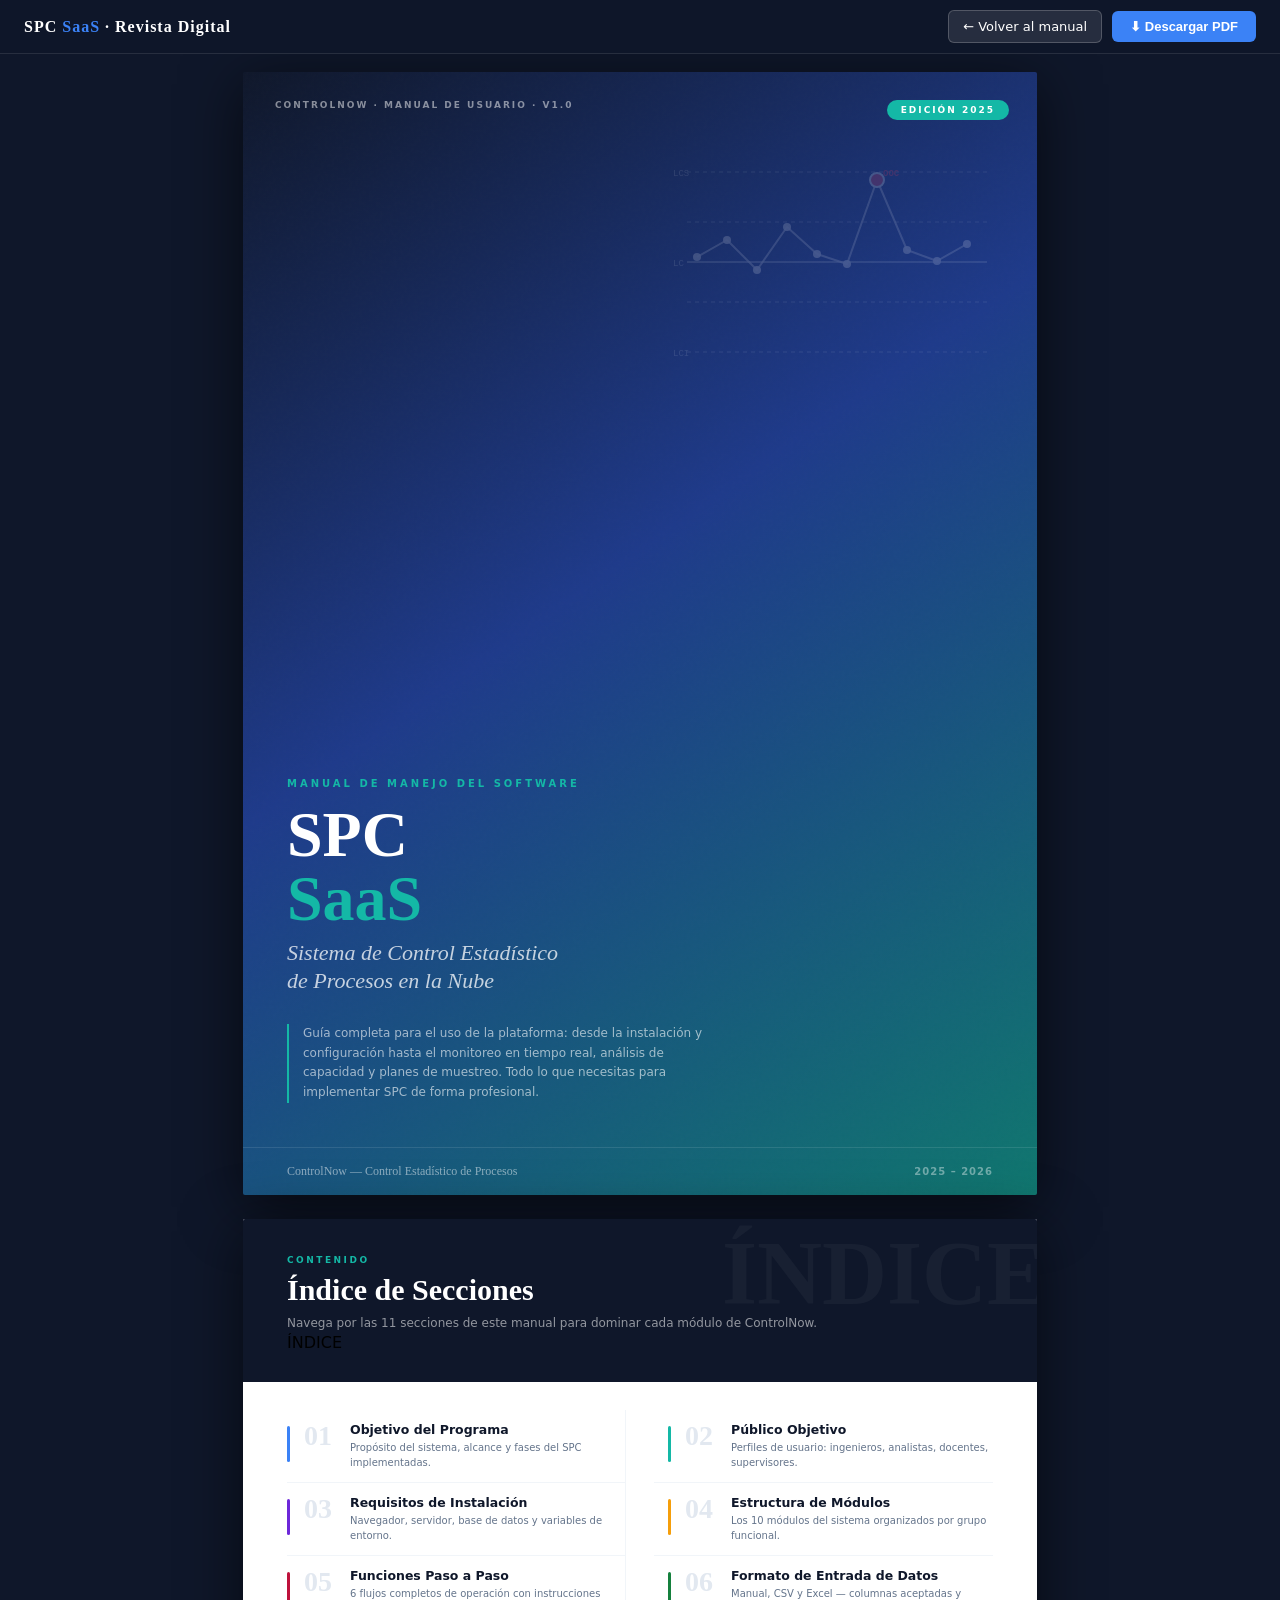
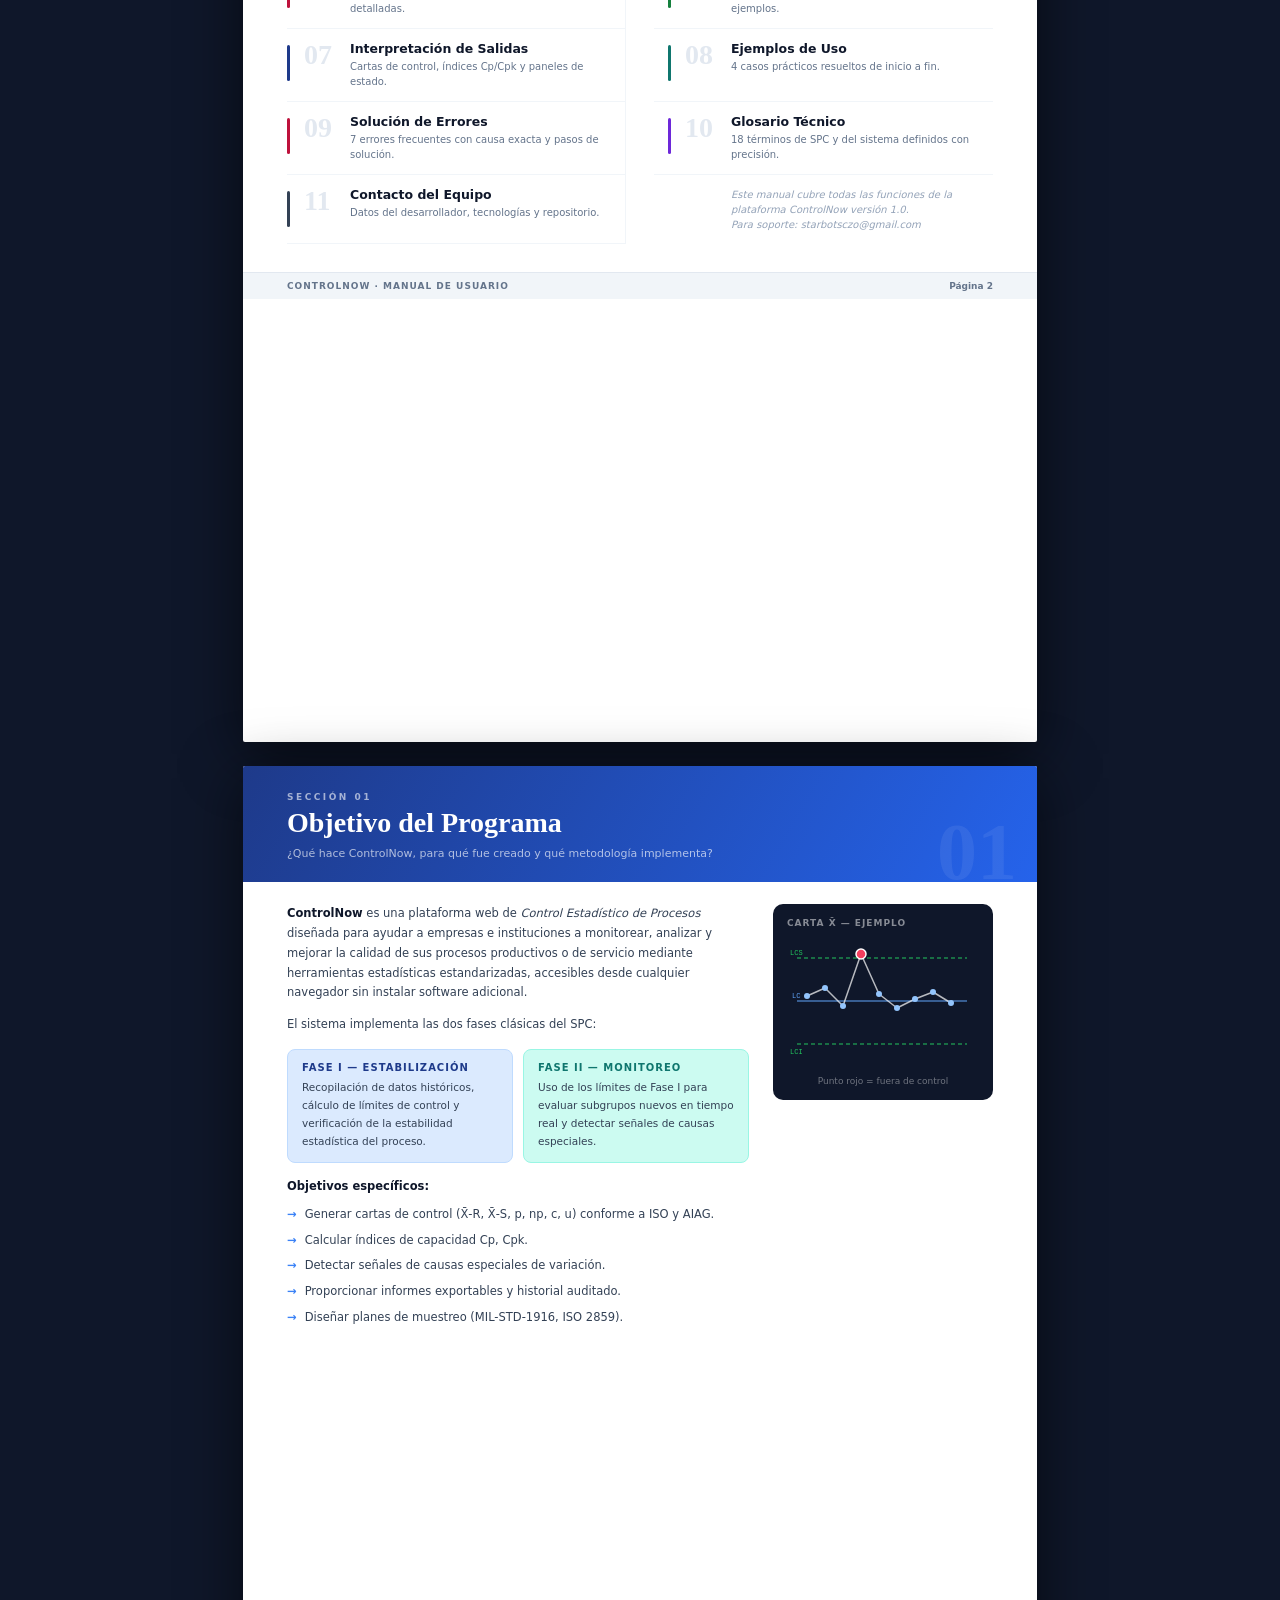
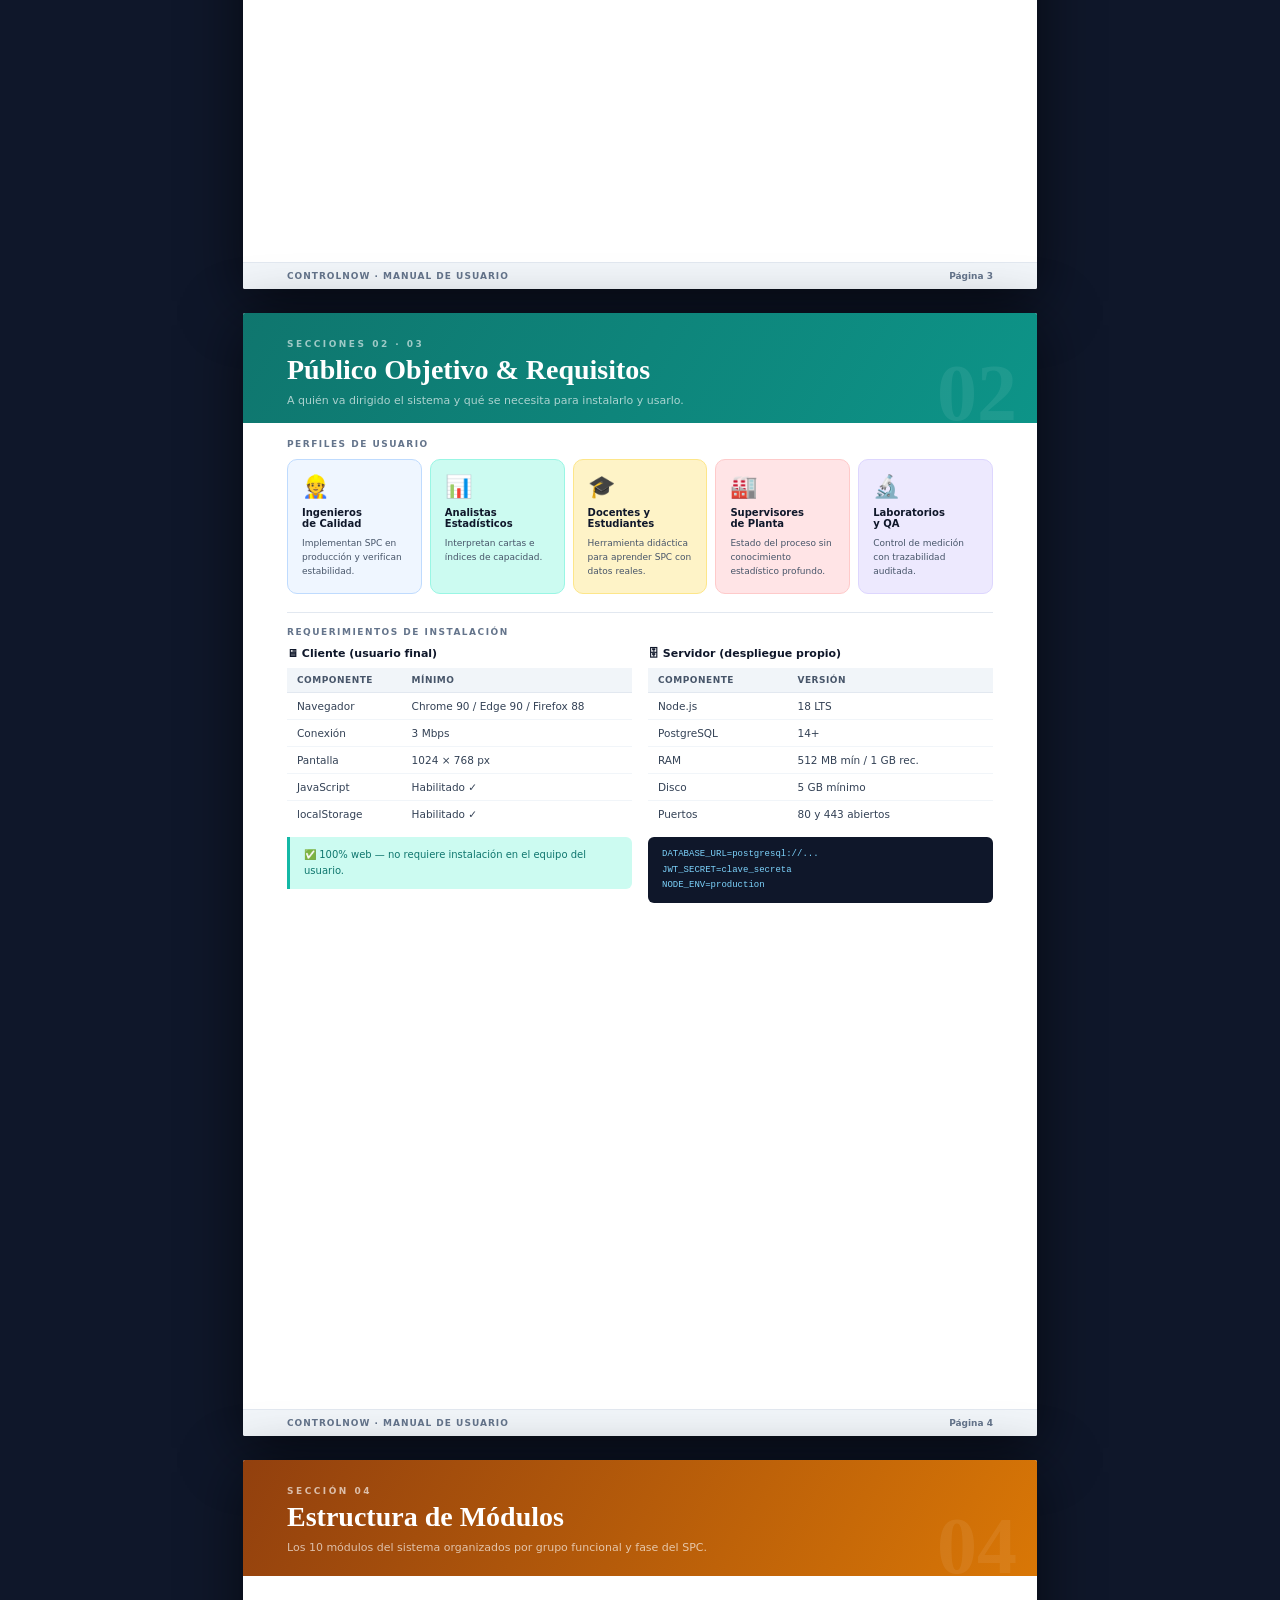
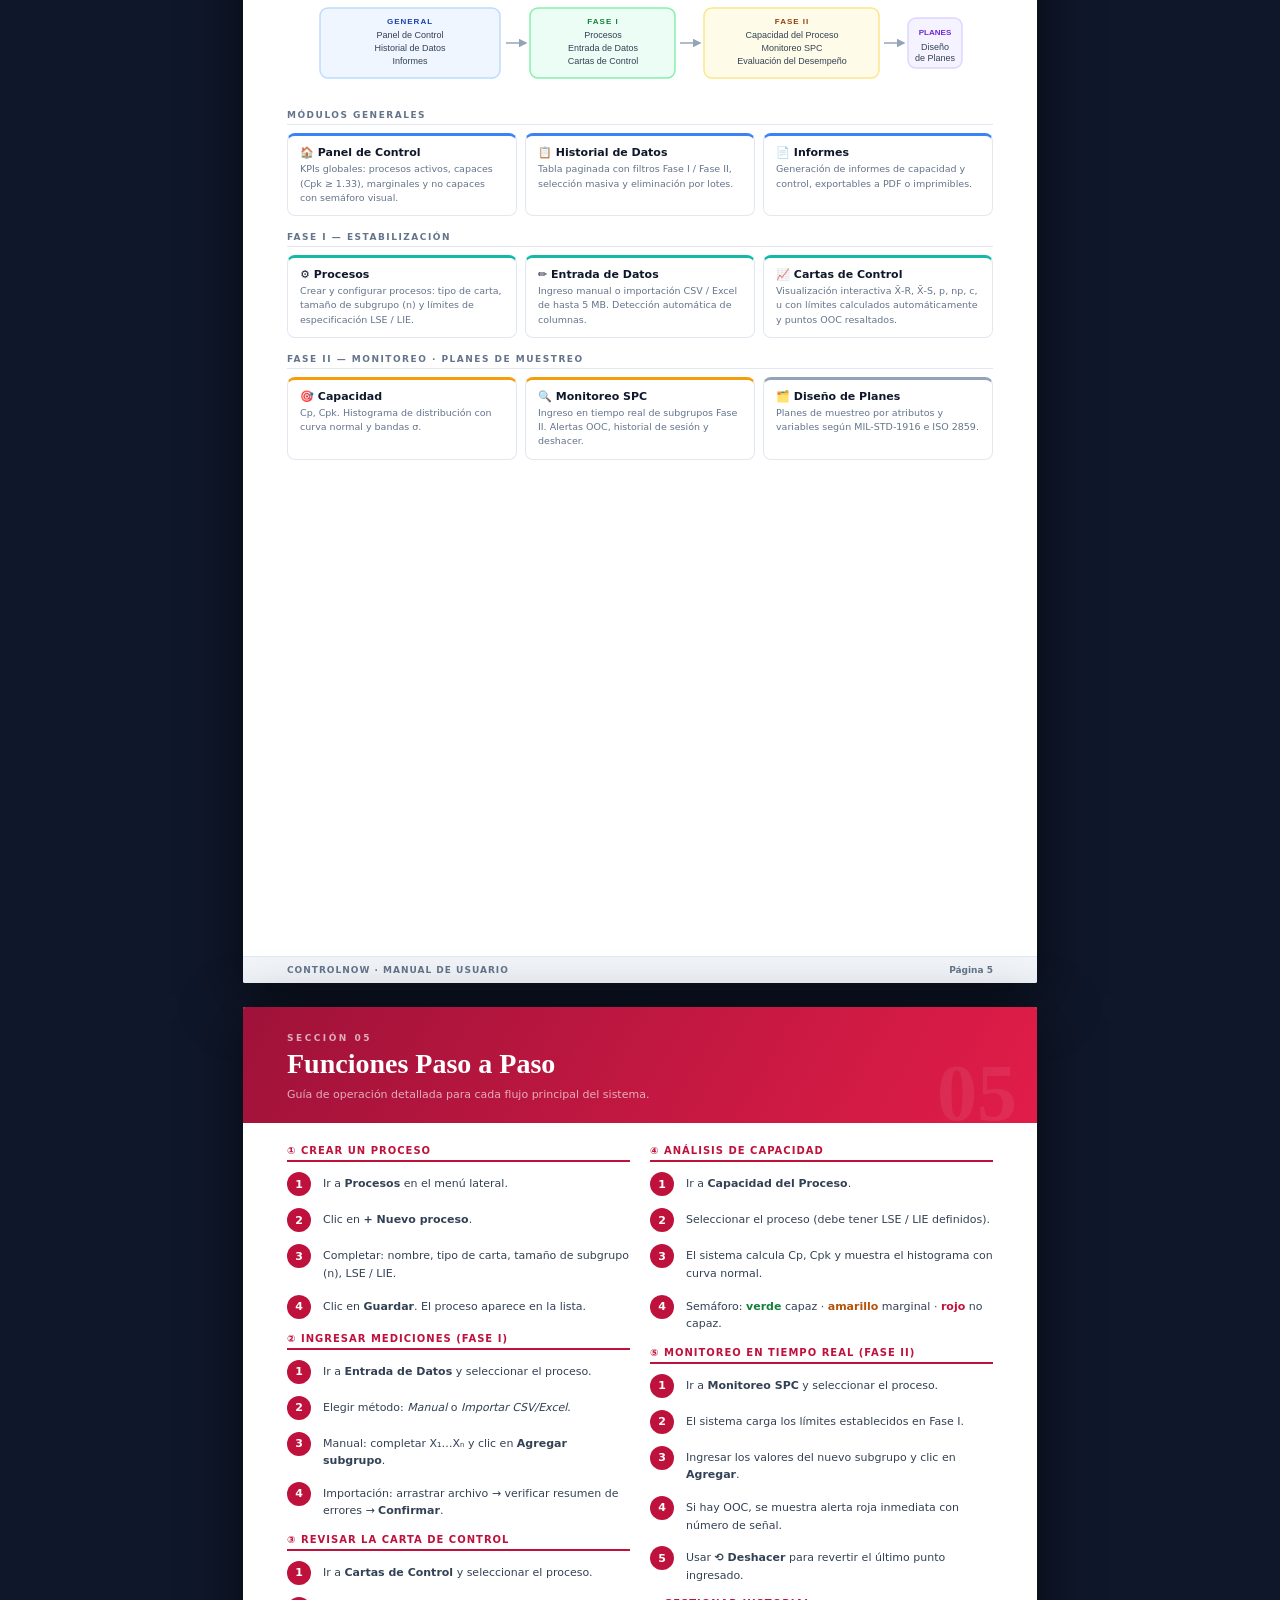
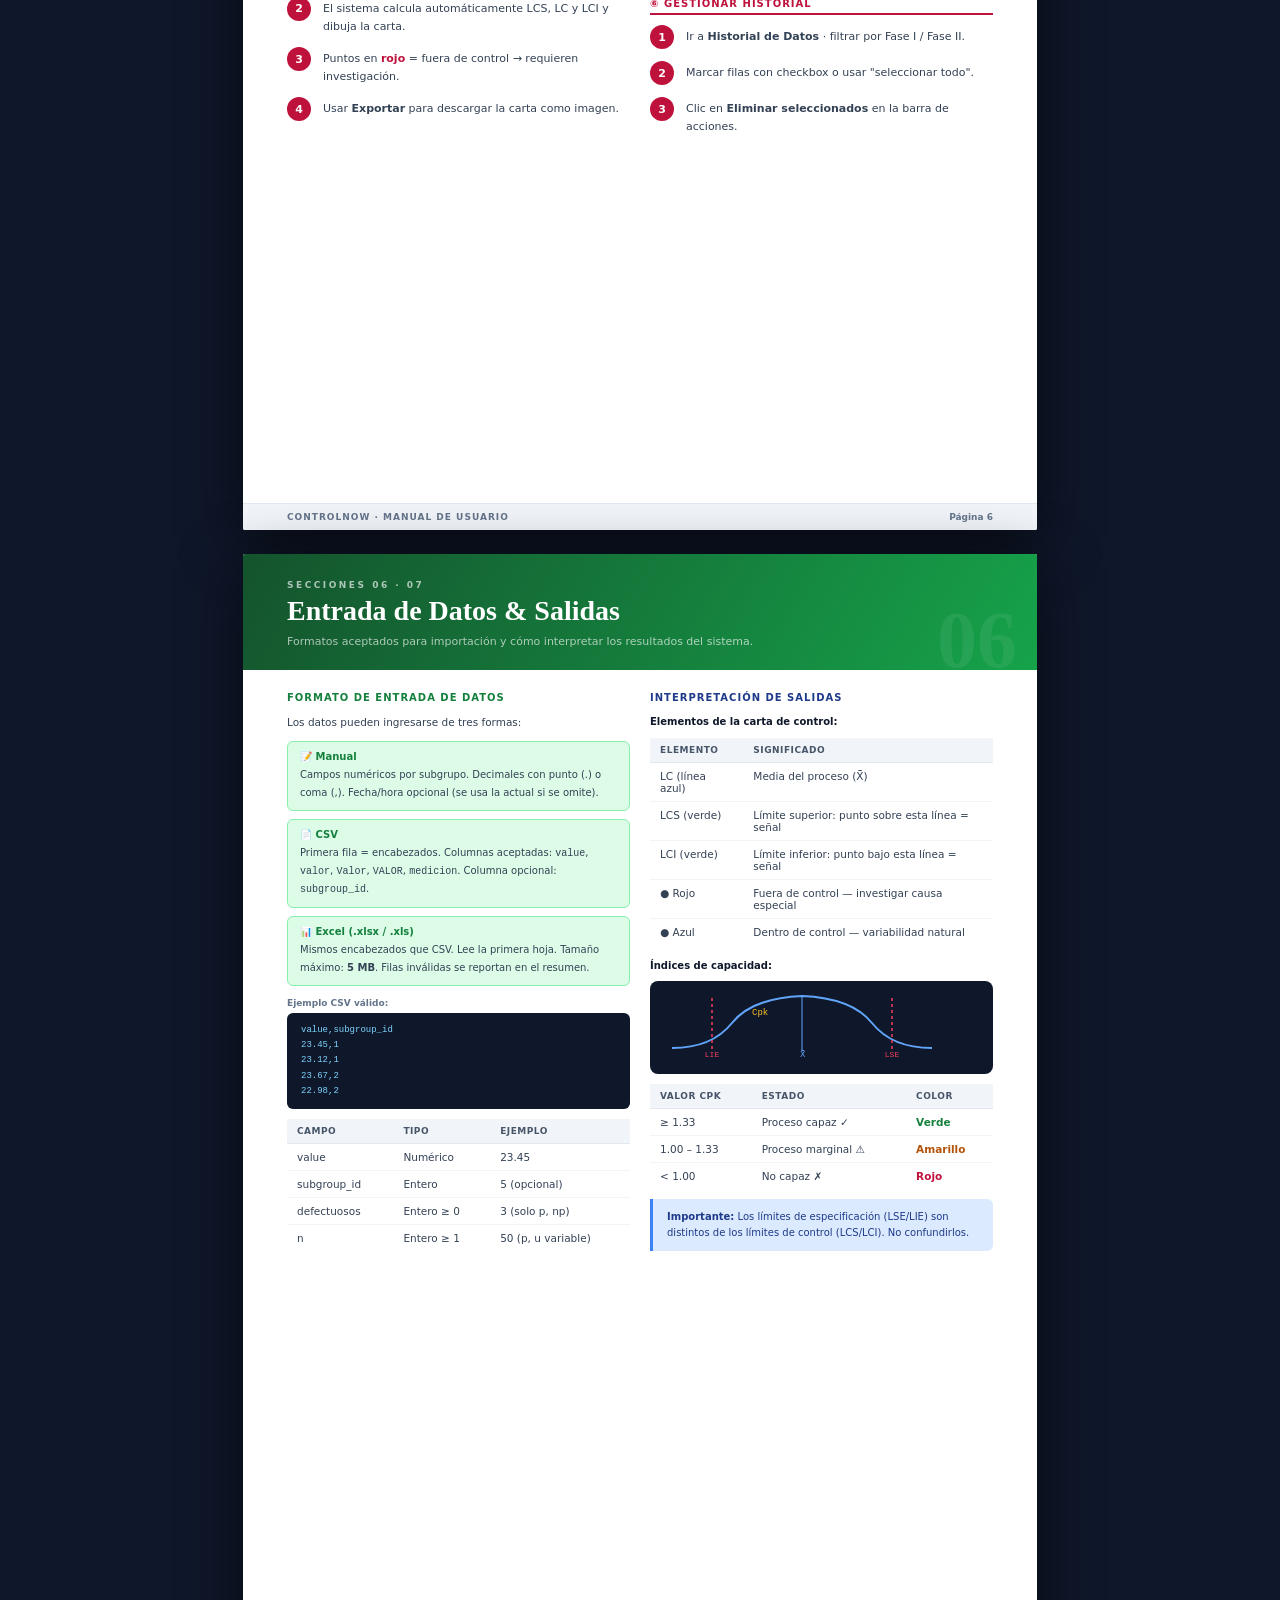
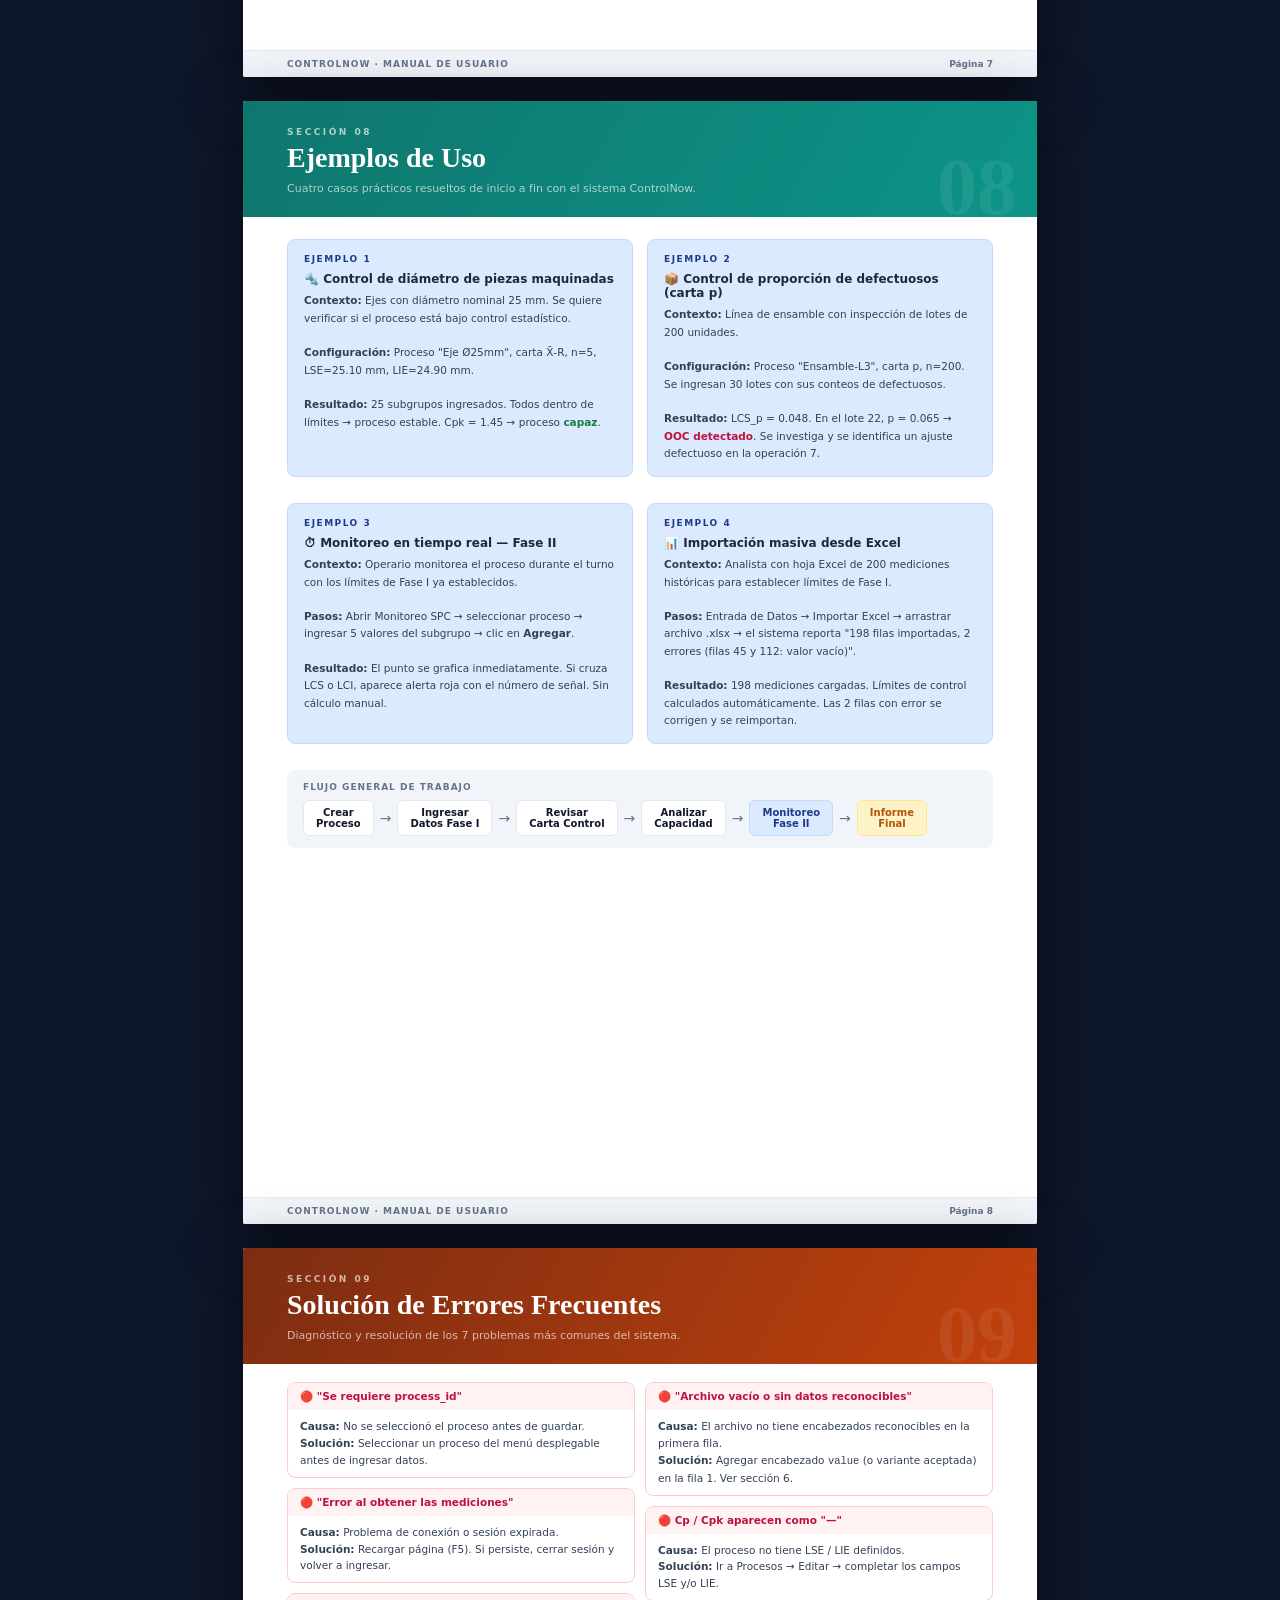
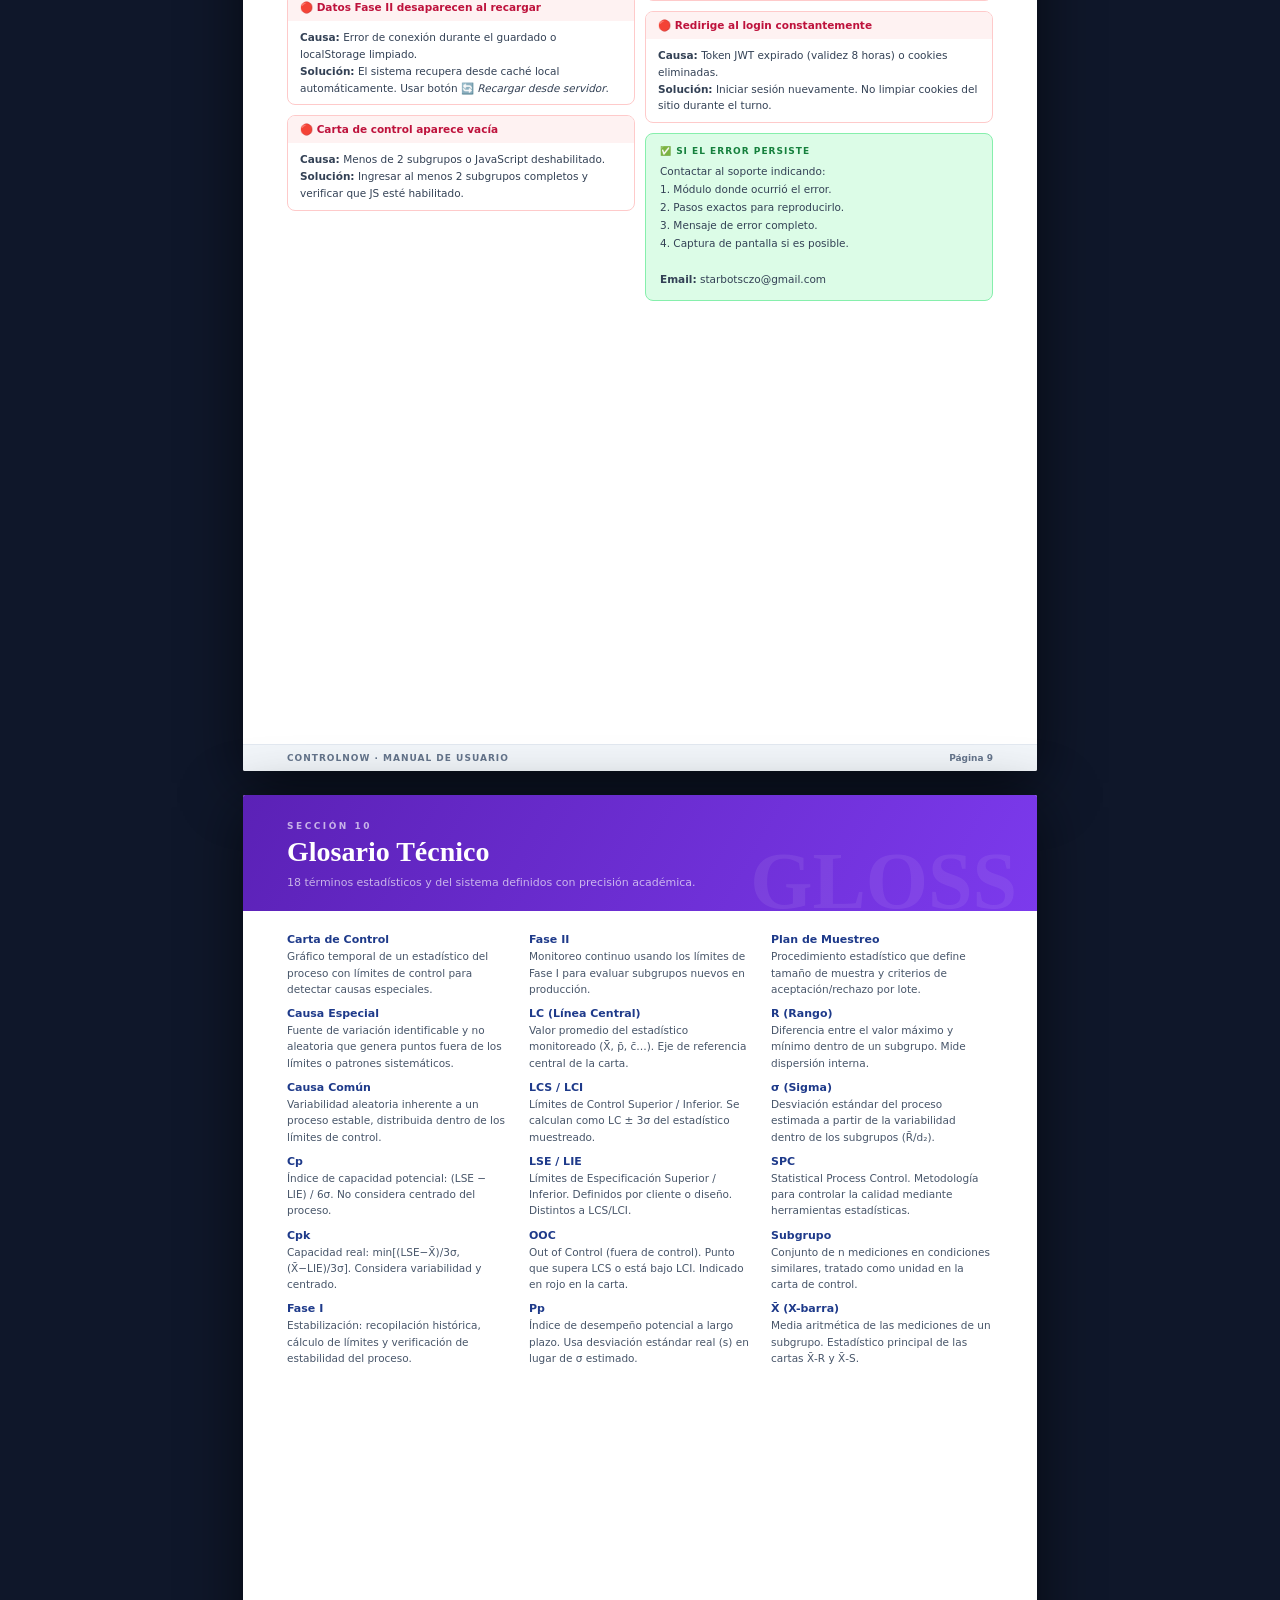
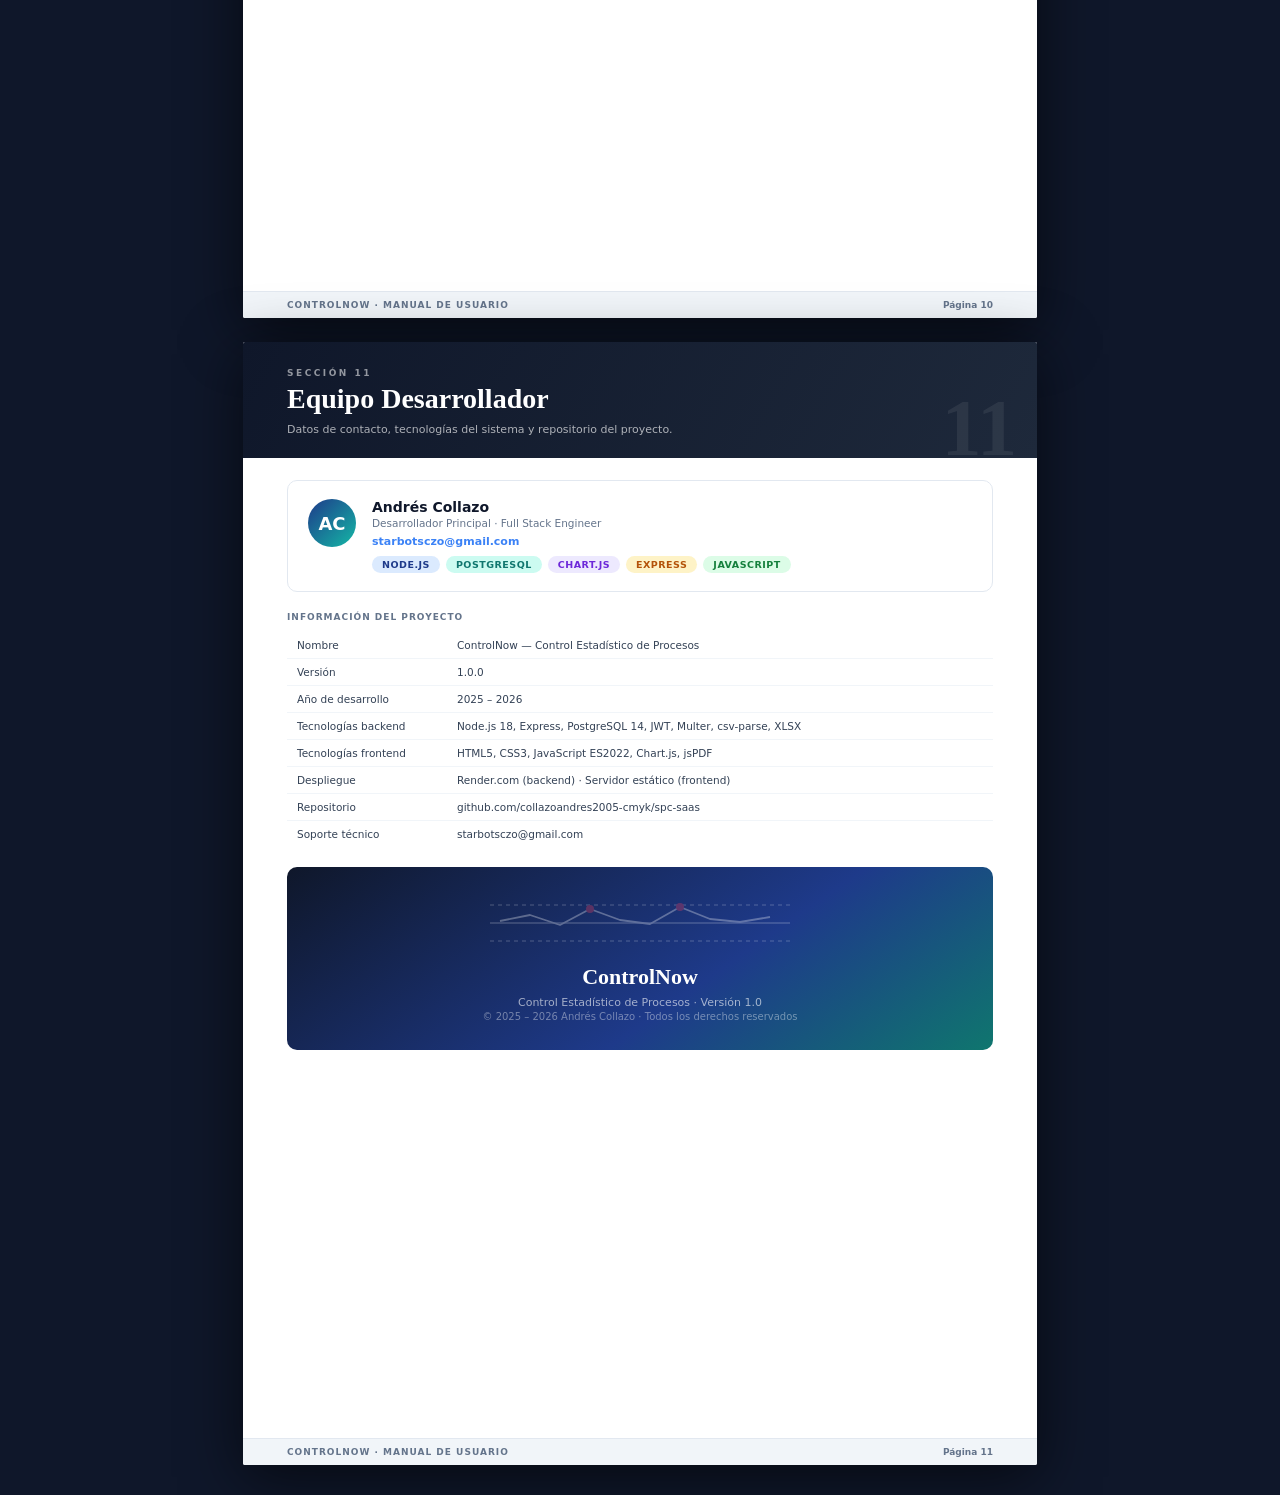
<file: frontend/manual-revista.html>
<!DOCTYPE html>
<html lang="es">
<head>
  <meta charset="UTF-8">
  <meta name="viewport" content="width=device-width, initial-scale=1.0">
  <title>Manual ControlNow — Revista Digital</title>
  <style>
    /* ═══════════════════════════════════════════════════════════
       BASE
    ═══════════════════════════════════════════════════════════ */
    *, *::before, *::after { box-sizing: border-box; margin: 0; padding: 0; }

    :root {
      --blue:    #1e3a8a;
      --blue2:   #3b82f6;
      --blue3:   #dbeafe;
      --teal:    #0f766e;
      --teal2:   #14b8a6;
      --teal3:   #ccfbf1;
      --purple:  #6d28d9;
      --purple3: #ede9fe;
      --amber:   #b45309;
      --amber2:  #f59e0b;
      --amber3:  #fef3c7;
      --red:     #be123c;
      --red3:    #ffe4e6;
      --green:   #15803d;
      --green3:  #dcfce7;
      --dark:    #0f172a;
      --dark2:   #1e293b;
      --dark3:   #334155;
      --gray:    #64748b;
      --lgray:   #f1f5f9;
      --white:   #ffffff;
      --font-display: Georgia, 'Times New Roman', serif;
      --font-body:    'Segoe UI', system-ui, sans-serif;
      --font-mono:    'Courier New', Courier, monospace;
    }

    /* ═══════════════════════════════════════════════════════════
       SCREEN LAYOUT — magazine viewer
    ═══════════════════════════════════════════════════════════ */
    @media screen {
      html { background: #0f172a; }
      body {
        background: #0f172a;
        padding: 30px 16px;
        display: flex;
        flex-direction: column;
        align-items: center;
        gap: 24px;
        font-family: var(--font-body);
      }
      .toolbar {
        position: fixed;
        top: 0; left: 0; right: 0;
        z-index: 100;
        background: rgba(15,23,42,.95);
        backdrop-filter: blur(10px);
        display: flex;
        align-items: center;
        justify-content: space-between;
        padding: 10px 24px;
        border-bottom: 1px solid rgba(255,255,255,.1);
      }
      .toolbar-logo {
        font-family: var(--font-display);
        font-size: 16px;
        font-weight: 700;
        color: #fff;
        letter-spacing: 1px;
      }
      .toolbar-logo span { color: var(--blue2); }
      .toolbar-right { display: flex; gap: 10px; align-items: center; }
      .btn-dl {
        background: var(--blue2);
        color: #fff;
        border: none;
        border-radius: 6px;
        padding: 8px 18px;
        font-size: 13px;
        font-weight: 600;
        cursor: pointer;
        display: flex;
        align-items: center;
        gap: 6px;
        transition: background .15s;
        text-decoration: none;
      }
      .btn-dl:hover { background: #2563eb; }
      .btn-back {
        background: rgba(255,255,255,.1);
        color: #fff;
        border: 1px solid rgba(255,255,255,.2);
        border-radius: 6px;
        padding: 8px 14px;
        font-size: 13px;
        font-weight: 500;
        cursor: pointer;
        text-decoration: none;
        transition: background .15s;
      }
      .btn-back:hover { background: rgba(255,255,255,.18); }
      body { padding-top: 72px; }
      .page {
        width: 794px;
        min-height: 1123px;
        height: 1123px;
        box-shadow: 0 12px 60px rgba(0,0,0,.6);
        border-radius: 2px;
        overflow: hidden;
        position: relative;
        flex-shrink: 0;
      }
      .page-num-badge {
        position: absolute;
        bottom: 14px; right: 18px;
        font-size: 10px;
        font-family: var(--font-body);
        color: rgba(255,255,255,.5);
        z-index: 10;
        font-weight: 600;
        letter-spacing: 1px;
        text-transform: uppercase;
      }
      .page-num-badge.dark { color: rgba(0,0,0,.3); }
    }

    /* ═══════════════════════════════════════════════════════════
       PRINT
    ═══════════════════════════════════════════════════════════ */
    @media print {
      @page { size: A4; margin: 0; }
      html, body {
        background: white;
        padding: 0; margin: 0;
        width: 210mm;
      }
      .toolbar { display: none !important; }
      .page {
        width: 210mm;
        height: 297mm;
        page-break-after: always;
        break-after: page;
        overflow: hidden;
        position: relative;
      }
      .page:last-child { page-break-after: auto; break-after: auto; }
      .page-num-badge { display: block; }
    }

    /* ═══════════════════════════════════════════════════════════
       SHARED COMPONENTS
    ═══════════════════════════════════════════════════════════ */
    .page { background: #fff; display: flex; flex-direction: column; }
    .page-inner { flex: 1; overflow: hidden; }

    /* Eyebrow label */
    .eyebrow {
      font-family: var(--font-body);
      font-size: 9px;
      font-weight: 800;
      text-transform: uppercase;
      letter-spacing: 2.5px;
    }
    /* Display headline */
    .headline {
      font-family: var(--font-display);
      font-weight: 700;
      line-height: 1.1;
    }
    /* Body copy */
    .copy {
      font-family: var(--font-body);
      font-size: 11.5px;
      line-height: 1.72;
      color: #334155;
    }
    /* Caption */
    .caption {
      font-family: var(--font-body);
      font-size: 9px;
      color: #94a3b8;
      text-transform: uppercase;
      letter-spacing: 1px;
    }
    /* Divider */
    .divider { height: 1px; background: #e2e8f0; margin: 14px 0; }
    /* Icon circle */
    .icon-circle {
      border-radius: 50%;
      display: inline-flex;
      align-items: center;
      justify-content: center;
      flex-shrink: 0;
      font-size: 18px;
    }
    /* Two-column text */
    .two-col { columns: 2; column-gap: 24px; }
    /* Highlight band */
    .hi-band {
      border-left: 3px solid currentColor;
      padding: 10px 14px;
      border-radius: 0 6px 6px 0;
      font-family: var(--font-body);
      font-size: 11px;
      line-height: 1.6;
    }
    /* Step */
    .step { display: flex; gap: 12px; margin-bottom: 12px; align-items: flex-start; }
    .step-num {
      width: 24px; height: 24px; border-radius: 50%;
      font-size: 11px; font-weight: 800;
      display: flex; align-items: center; justify-content: center;
      flex-shrink: 0; color: #fff;
    }
    .step-text { font-family: var(--font-body); font-size: 11px; line-height: 1.6; color: #334155; padding-top: 3px; }
    /* Pill badge */
    .pill {
      display: inline-block; padding: 3px 10px;
      border-radius: 20px; font-size: 9.5px; font-weight: 700;
      font-family: var(--font-body);
      text-transform: uppercase; letter-spacing: .5px;
    }
    /* Error card */
    .err-card { border: 1px solid #fecaca; border-radius: 8px; margin-bottom: 10px; overflow: hidden; }
    .err-head { background: #fef2f2; padding: 7px 12px; font-size: 10.5px; font-weight: 700; color: #be123c; font-family: var(--font-body); }
    .err-body { padding: 8px 12px; font-size: 10.5px; color: #334155; line-height: 1.6; font-family: var(--font-body); }
    /* Gloss card */
    .gloss { margin-bottom: 10px; }
    .gloss-term { font-size: 11px; font-weight: 700; color: var(--blue); font-family: var(--font-body); margin-bottom: 2px; }
    .gloss-def  { font-size: 10.5px; color: #475569; line-height: 1.55; font-family: var(--font-body); }
    /* Table */
    .mag-table { width: 100%; border-collapse: collapse; font-family: var(--font-body); font-size: 10.5px; }
    .mag-table th { background: var(--lgray); padding: 7px 10px; text-align: left; font-weight: 700; color: #475569; font-size: 9px; text-transform: uppercase; letter-spacing: .5px; border-bottom: 1px solid #e2e8f0; }
    .mag-table td { padding: 7px 10px; border-bottom: 1px solid #f1f5f9; color: #334155; vertical-align: top; }
    .mag-table tr:last-child td { border-bottom: none; }
    /* Code block */
    .code-block { background: #0f172a; color: #7dd3fc; font-family: var(--font-mono); font-size: 10px; padding: 10px 14px; border-radius: 6px; line-height: 1.7; }
    /* Module pill row */
    .module-row { display: flex; gap: 10px; flex-wrap: wrap; }
    .mod-chip { padding: 6px 14px; border-radius: 20px; font-size: 10px; font-weight: 700; font-family: var(--font-body); display: flex; align-items: center; gap: 5px; }

    /* ═══════════════════════════════════════════════════════════
       PAGE 1 — COVER
    ═══════════════════════════════════════════════════════════ */
    .cover {
      background: linear-gradient(145deg, #0f172a 0%, #1e3a8a 45%, #0f766e 100%);
      display: flex; flex-direction: column;
      position: relative; overflow: hidden;
    }
    .cover-noise {
      position: absolute; inset: 0;
      background-image: url("data:image/svg+xml,%3Csvg viewBox='0 0 256 256' xmlns='http://www.w3.org/2000/svg'%3E%3Cfilter id='noise'%3E%3CfeTurbulence type='fractalNoise' baseFrequency='0.9' numOctaves='4' stitchTiles='stitch'/%3E%3C/filter%3E%3Crect width='100%25' height='100%25' filter='url(%23noise)' opacity='0.04'/%3E%3C/svg%3E");
      opacity: .4;
    }
    .cover-tag {
      position: absolute; top: 28px; right: 28px;
      background: var(--teal2); color: #fff;
      font-family: var(--font-body); font-size: 9px; font-weight: 800;
      text-transform: uppercase; letter-spacing: 2px;
      padding: 5px 14px; border-radius: 20px;
    }
    .cover-vol {
      position: absolute; top: 28px; left: 32px;
      font-family: var(--font-body); font-size: 9px; font-weight: 700;
      text-transform: uppercase; letter-spacing: 2px; color: rgba(255,255,255,.5);
    }
    .cover-body { position: relative; z-index: 2; flex: 1; display: flex; flex-direction: column; justify-content: flex-end; padding: 40px 44px 44px; }
    .cover-eyebrow { color: var(--teal2); font-size: 10px; font-weight: 800; letter-spacing: 3px; text-transform: uppercase; margin-bottom: 14px; font-family: var(--font-body); }
    .cover-title { font-family: var(--font-display); font-size: 64px; font-weight: 700; color: #fff; line-height: 1.0; margin-bottom: 8px; }
    .cover-title span { color: var(--teal2); }
    .cover-subtitle { font-family: var(--font-display); font-size: 22px; color: rgba(255,255,255,.75); font-style: italic; margin-bottom: 28px; line-height: 1.3; }
    .cover-desc { font-family: var(--font-body); font-size: 12px; color: rgba(255,255,255,.6); line-height: 1.65; max-width: 420px; border-left: 2px solid var(--teal2); padding-left: 14px; }
    .cover-footer { position: relative; z-index: 2; display: flex; justify-content: space-between; align-items: center; padding: 16px 44px; border-top: 1px solid rgba(255,255,255,.1); }
    .cover-footer-brand { font-family: var(--font-display); font-size: 12px; color: rgba(255,255,255,.5); }
    .cover-footer-year { font-family: var(--font-body); font-size: 10px; color: rgba(255,255,255,.4); font-weight: 700; letter-spacing: 1px; }
    /* Decorative chart on cover */
    .cover-chart { position: absolute; top: 60px; right: 30px; opacity: .18; }

    /* ═══════════════════════════════════════════════════════════
       PAGE 2 — TABLE OF CONTENTS
    ═══════════════════════════════════════════════════════════ */
    .toc-page { background: #fff; }
    .toc-header {
      background: var(--dark);
      padding: 36px 44px 30px;
      position: relative;
      overflow: hidden;
    }
    .toc-header::after {
      content: 'ÍNDICE';
      position: absolute; right: -10px; top: 10px;
      font-family: var(--font-display); font-size: 90px; font-weight: 700;
      color: rgba(255,255,255,.04); line-height: 1;
    }
    .toc-header .eyebrow { color: var(--teal2); margin-bottom: 8px; display: block; }
    .toc-header .headline { color: #fff; font-size: 32px; }
    .toc-header p { color: rgba(255,255,255,.55); font-family: var(--font-body); font-size: 12px; margin-top: 8px; line-height: 1.6; }
    .toc-body { padding: 28px 44px; display: grid; grid-template-columns: 1fr 1fr; gap: 0 28px; }
    .toc-entry { display: flex; align-items: flex-start; gap: 14px; padding: 12px 0; border-bottom: 1px solid #f1f5f9; }
    .toc-entry:nth-child(odd) { border-right: 1px solid #f1f5f9; padding-right: 14px; }
    .toc-entry:nth-child(even) { padding-left: 14px; }
    .toc-num { font-family: var(--font-display); font-size: 28px; font-weight: 700; color: #e2e8f0; line-height: 1; flex-shrink: 0; width: 32px; }
    .toc-info {}
    .toc-sec-title { font-family: var(--font-body); font-size: 12.5px; font-weight: 700; color: var(--dark); margin-bottom: 3px; }
    .toc-sec-desc { font-family: var(--font-body); font-size: 10px; color: var(--gray); line-height: 1.5; }
    .toc-color { width: 3px; height: 36px; border-radius: 2px; flex-shrink: 0; margin-top: 4px; }

    /* ═══════════════════════════════════════════════════════════
       SECTION HEADER STRIP (reused across pages)
    ═══════════════════════════════════════════════════════════ */
    .sec-header {
      padding: 26px 44px 20px;
      position: relative;
      overflow: hidden;
    }
    .sec-header .watermark {
      position: absolute; right: 20px; bottom: -10px;
      font-family: var(--font-display); font-weight: 700;
      font-size: 80px; line-height: 1;
      opacity: .07; color: #fff;
      white-space: nowrap;
    }
    .sec-header .eyebrow { display: block; margin-bottom: 6px; }
    .sec-header .headline { font-size: 28px; color: #fff; margin-bottom: 6px; }
    .sec-header p { font-family: var(--font-body); font-size: 11px; color: rgba(255,255,255,.65); max-width: 520px; line-height: 1.6; }
    .sec-content { padding: 22px 44px; flex: 1; }

    /* Color themes for section headers */
    .bg-blue   { background: linear-gradient(120deg, #1e3a8a, #2563eb); }
    .bg-teal   { background: linear-gradient(120deg, #0f766e, #0d9488); }
    .bg-purple { background: linear-gradient(120deg, #5b21b6, #7c3aed); }
    .bg-amber  { background: linear-gradient(120deg, #92400e, #d97706); }
    .bg-red    { background: linear-gradient(120deg, #9f1239, #e11d48); }
    .bg-green  { background: linear-gradient(120deg, #14532d, #16a34a); }
    .bg-dark   { background: linear-gradient(120deg, #0f172a, #1e293b); }
    .bg-indigo { background: linear-gradient(120deg, #312e81, #4338ca); }

    /* ═══════════════════════════════════════════════════════════
       PAGE FOOTER STRIP
    ═══════════════════════════════════════════════════════════ */
    .page-footer {
      background: var(--lgray);
      border-top: 1px solid #e2e8f0;
      padding: 8px 44px;
      display: flex;
      justify-content: space-between;
      align-items: center;
    }
    .pf-brand { font-family: var(--font-body); font-size: 9px; font-weight: 700; color: var(--gray); text-transform: uppercase; letter-spacing: 1px; }
    .pf-page  { font-family: var(--font-body); font-size: 9px; color: var(--gray); font-weight: 600; }

    /* ═══════════════════════════════════════════════════════════
       SPECIAL LAYOUTS
    ═══════════════════════════════════════════════════════════ */
    /* User type cards */
    .user-cards { display: grid; grid-template-columns: repeat(3, 1fr); gap: 12px; margin-bottom: 14px; }
    .user-card { border-radius: 10px; padding: 14px; display: flex; flex-direction: column; gap: 8px; }
    .user-card .icon { font-size: 22px; }
    .user-card .name { font-family: var(--font-body); font-size: 11.5px; font-weight: 700; color: var(--dark); }
    .user-card .desc { font-family: var(--font-body); font-size: 10px; color: #475569; line-height: 1.55; }

    /* Module group */
    .mod-group { margin-bottom: 16px; }
    .mod-group-title { font-family: var(--font-body); font-size: 9px; font-weight: 800; text-transform: uppercase; letter-spacing: 1.5px; color: var(--gray); margin-bottom: 8px; padding-bottom: 4px; border-bottom: 1px solid #e2e8f0; }
    .mod-grid { display: grid; grid-template-columns: repeat(3, 1fr); gap: 8px; }
    .mod-item { border: 1px solid #e2e8f0; border-radius: 8px; padding: 10px 12px; }
    .mod-item-name { font-family: var(--font-body); font-size: 11px; font-weight: 700; color: var(--dark); margin-bottom: 3px; }
    .mod-item-desc { font-family: var(--font-body); font-size: 9.5px; color: var(--gray); line-height: 1.5; }
    .mod-item.accent-blue { border-top: 3px solid var(--blue2); }
    .mod-item.accent-teal { border-top: 3px solid var(--teal2); }
    .mod-item.accent-amber { border-top: 3px solid var(--amber2); }
    .mod-item.accent-gray { border-top: 3px solid #94a3b8; }

    /* Example box */
    .ex-box { background: var(--blue3); border: 1px solid #bfdbfe; border-radius: 8px; padding: 14px 16px; margin-bottom: 12px; }
    .ex-label { font-family: var(--font-body); font-size: 9px; font-weight: 800; text-transform: uppercase; letter-spacing: 1.5px; color: var(--blue); margin-bottom: 8px; }
    .ex-title { font-family: var(--font-body); font-size: 12px; font-weight: 700; color: var(--dark2); margin-bottom: 6px; }
    .ex-text { font-family: var(--font-body); font-size: 10.5px; color: #334155; line-height: 1.65; }

    /* Contact card */
    .contact-card { border: 1px solid #e2e8f0; border-radius: 10px; padding: 18px 20px; display: flex; gap: 16px; align-items: flex-start; }
    .contact-ava { width: 48px; height: 48px; border-radius: 50%; display: flex; align-items: center; justify-content: center; font-family: var(--font-body); font-size: 18px; font-weight: 700; color: #fff; flex-shrink: 0; }
    .contact-name { font-family: var(--font-body); font-size: 14px; font-weight: 700; color: var(--dark); margin-bottom: 2px; }
    .contact-role { font-family: var(--font-body); font-size: 10.5px; color: var(--gray); margin-bottom: 6px; }
    .contact-email { font-family: var(--font-body); font-size: 11px; color: var(--blue2); font-weight: 600; }

    /* Back cover */
    .backcover {
      background: linear-gradient(145deg, #0f172a 0%, #1e3a8a 60%, #0f766e 100%);
      flex: 1;
      display: flex;
      flex-direction: column;
      align-items: center;
      justify-content: center;
      padding: 60px 44px;
      text-align: center;
      position: relative;
      overflow: hidden;
    }
  </style>
</head>
<body>

  <!-- ══ TOOLBAR (screen only) ═════════════════════════════════ -->
  <div class="toolbar">
    <div class="toolbar-logo">SPC <span>SaaS</span> · Revista Digital</div>
    <div class="toolbar-right">
      <a href="/manual.html" class="btn-back">← Volver al manual</a>
      <button class="btn-dl" onclick="window.print()">
        ⬇ Descargar PDF
      </button>
    </div>
  </div>


  <!-- ══════════════════════════════════════════════════════════
       PAGE 1 — COVER
  ═══════════════════════════════════════════════════════════ -->
  <div class="page cover">
    <div class="cover-noise"></div>

    <!-- Decorative SPC chart SVG -->
    <svg class="cover-chart" width="340" height="260" viewBox="0 0 340 260">
      <!-- Grid lines -->
      <line x1="20" y1="40"  x2="320" y2="40"  stroke="#fff" stroke-width=".5" stroke-dasharray="4,4"/>
      <line x1="20" y1="90"  x2="320" y2="90"  stroke="#fff" stroke-width=".5" stroke-dasharray="4,4"/>
      <line x1="20" y1="130" x2="320" y2="130" stroke="#fff" stroke-width="1"/>
      <line x1="20" y1="170" x2="320" y2="170" stroke="#fff" stroke-width=".5" stroke-dasharray="4,4"/>
      <line x1="20" y1="220" x2="320" y2="220" stroke="#fff" stroke-width=".5" stroke-dasharray="4,4"/>
      <!-- Labels -->
      <text x="6" y="44"  font-size="9" fill="rgba(255,255,255,.6)" font-family="monospace">LCS</text>
      <text x="6" y="134" font-size="9" fill="rgba(255,255,255,.6)" font-family="monospace">LC</text>
      <text x="6" y="224" font-size="9" fill="rgba(255,255,255,.6)" font-family="monospace">LCI</text>
      <!-- Data line -->
      <polyline points="30,125 60,108 90,138 120,95 150,122 180,132 210,48 240,118 270,129 300,112" fill="none" stroke="rgba(255,255,255,.7)" stroke-width="2" stroke-linejoin="round"/>
      <!-- Data points -->
      <circle cx="30"  cy="125" r="4" fill="rgba(255,255,255,.9)"/>
      <circle cx="60"  cy="108" r="4" fill="rgba(255,255,255,.9)"/>
      <circle cx="90"  cy="138" r="4" fill="rgba(255,255,255,.9)"/>
      <circle cx="120" cy="95"  r="4" fill="rgba(255,255,255,.9)"/>
      <circle cx="150" cy="122" r="4" fill="rgba(255,255,255,.9)"/>
      <circle cx="180" cy="132" r="4" fill="rgba(255,255,255,.9)"/>
      <!-- OOC point highlighted -->
      <circle cx="210" cy="48"  r="7" fill="#f43f5e" stroke="#fff" stroke-width="2"/>
      <circle cx="240" cy="118" r="4" fill="rgba(255,255,255,.9)"/>
      <circle cx="270" cy="129" r="4" fill="rgba(255,255,255,.9)"/>
      <circle cx="300" cy="112" r="4" fill="rgba(255,255,255,.9)"/>
      <!-- OOC label -->
      <text x="216" y="44" font-size="9" fill="#f43f5e" font-family="monospace" font-weight="bold">OOC</text>
    </svg>

    <div class="cover-vol">CONTROLNOW · MANUAL DE USUARIO · V1.0</div>
    <div class="cover-tag">Edición 2025</div>

    <div class="cover-body">
      <span class="cover-eyebrow">Manual de Manejo del Software</span>
      <div class="cover-title">SPC<br><span>SaaS</span></div>
      <div class="cover-subtitle">Sistema de Control Estadístico<br>de Procesos en la Nube</div>
      <p class="cover-desc">
        Guía completa para el uso de la plataforma: desde la instalación y configuración hasta
        el monitoreo en tiempo real, análisis de capacidad y planes de muestreo. Todo lo que
        necesitas para implementar SPC de forma profesional.
      </p>
    </div>

    <div class="cover-footer">
      <span class="cover-footer-brand">ControlNow — Control Estadístico de Procesos</span>
      <span class="cover-footer-year">2025 – 2026</span>
    </div>
  </div>


  <!-- ══════════════════════════════════════════════════════════
       PAGE 2 — TABLE OF CONTENTS
  ═══════════════════════════════════════════════════════════ -->
  <div class="page toc-page">
    <div class="toc-header">
      <span class="eyebrow" style="color:var(--teal2)">Contenido</span>
      <div class="headline" style="color:#fff;font-size:30px">Índice de Secciones</div>
      <p>Navega por las 11 secciones de este manual para dominar cada módulo de ControlNow.</p>
      <span class="watermark">ÍNDICE</span>
    </div>

    <div class="toc-body">
      <div class="toc-entry">
        <div class="toc-color" style="background:var(--blue2)"></div>
        <div class="toc-num">01</div>
        <div class="toc-info">
          <div class="toc-sec-title">Objetivo del Programa</div>
          <div class="toc-sec-desc">Propósito del sistema, alcance y fases del SPC implementadas.</div>
        </div>
      </div>
      <div class="toc-entry">
        <div class="toc-color" style="background:var(--teal2)"></div>
        <div class="toc-num">02</div>
        <div class="toc-info">
          <div class="toc-sec-title">Público Objetivo</div>
          <div class="toc-sec-desc">Perfiles de usuario: ingenieros, analistas, docentes, supervisores.</div>
        </div>
      </div>
      <div class="toc-entry">
        <div class="toc-color" style="background:var(--purple)"></div>
        <div class="toc-num">03</div>
        <div class="toc-info">
          <div class="toc-sec-title">Requisitos de Instalación</div>
          <div class="toc-sec-desc">Navegador, servidor, base de datos y variables de entorno.</div>
        </div>
      </div>
      <div class="toc-entry">
        <div class="toc-color" style="background:var(--amber2)"></div>
        <div class="toc-num">04</div>
        <div class="toc-info">
          <div class="toc-sec-title">Estructura de Módulos</div>
          <div class="toc-sec-desc">Los 10 módulos del sistema organizados por grupo funcional.</div>
        </div>
      </div>
      <div class="toc-entry">
        <div class="toc-color" style="background:var(--red)"></div>
        <div class="toc-num">05</div>
        <div class="toc-info">
          <div class="toc-sec-title">Funciones Paso a Paso</div>
          <div class="toc-sec-desc">6 flujos completos de operación con instrucciones detalladas.</div>
        </div>
      </div>
      <div class="toc-entry">
        <div class="toc-color" style="background:var(--green)"></div>
        <div class="toc-num">06</div>
        <div class="toc-info">
          <div class="toc-sec-title">Formato de Entrada de Datos</div>
          <div class="toc-sec-desc">Manual, CSV y Excel — columnas aceptadas y ejemplos.</div>
        </div>
      </div>
      <div class="toc-entry">
        <div class="toc-color" style="background:var(--blue)"></div>
        <div class="toc-num">07</div>
        <div class="toc-info">
          <div class="toc-sec-title">Interpretación de Salidas</div>
          <div class="toc-sec-desc">Cartas de control, índices Cp/Cpk y paneles de estado.</div>
        </div>
      </div>
      <div class="toc-entry">
        <div class="toc-color" style="background:var(--teal)"></div>
        <div class="toc-num">08</div>
        <div class="toc-info">
          <div class="toc-sec-title">Ejemplos de Uso</div>
          <div class="toc-sec-desc">4 casos prácticos resueltos de inicio a fin.</div>
        </div>
      </div>
      <div class="toc-entry">
        <div class="toc-color" style="background:var(--red)"></div>
        <div class="toc-num">09</div>
        <div class="toc-info">
          <div class="toc-sec-title">Solución de Errores</div>
          <div class="toc-sec-desc">7 errores frecuentes con causa exacta y pasos de solución.</div>
        </div>
      </div>
      <div class="toc-entry">
        <div class="toc-color" style="background:var(--purple)"></div>
        <div class="toc-num">10</div>
        <div class="toc-info">
          <div class="toc-sec-title">Glosario Técnico</div>
          <div class="toc-sec-desc">18 términos de SPC y del sistema definidos con precisión.</div>
        </div>
      </div>
      <div class="toc-entry">
        <div class="toc-color" style="background:var(--dark3)"></div>
        <div class="toc-num">11</div>
        <div class="toc-info">
          <div class="toc-sec-title">Contacto del Equipo</div>
          <div class="toc-sec-desc">Datos del desarrollador, tecnologías y repositorio.</div>
        </div>
      </div>
      <div class="toc-entry" style="border-bottom:none;">
        <div class="toc-color" style="background:transparent"></div>
        <div class="toc-num" style="color:transparent">–</div>
        <div class="toc-info">
          <div class="toc-sec-desc" style="font-style:italic;color:#94a3b8">
            Este manual cubre todas las funciones de la plataforma ControlNow versión 1.0.<br>Para soporte: starbotsczo@gmail.com
          </div>
        </div>
      </div>
    </div>

    <div class="page-footer">
      <span class="pf-brand">ControlNow · Manual de Usuario</span>
      <span class="pf-page">Página 2</span>
    </div>
  </div>


  <!-- ══════════════════════════════════════════════════════════
       PAGE 3 — SECCIÓN 1: OBJETIVO
  ═══════════════════════════════════════════════════════════ -->
  <div class="page">
    <div class="sec-header bg-blue">
      <span class="eyebrow" style="color:rgba(255,255,255,.6)">Sección 01</span>
      <div class="headline">Objetivo del Programa</div>
      <p>¿Qué hace ControlNow, para qué fue creado y qué metodología implementa?</p>
      <span class="watermark">01</span>
    </div>

    <div class="sec-content">
      <div style="display:grid;grid-template-columns:1fr 220px;gap:24px;align-items:start">
        <div>
          <p class="copy" style="margin-bottom:12px">
            <strong style="color:var(--dark)">ControlNow</strong> es una plataforma web de <em>Control Estadístico de Procesos</em>
            diseñada para ayudar a empresas e instituciones a monitorear, analizar y mejorar la calidad
            de sus procesos productivos o de servicio mediante herramientas estadísticas estandarizadas,
            accesibles desde cualquier navegador sin instalar software adicional.
          </p>
          <p class="copy" style="margin-bottom:14px">El sistema implementa las dos fases clásicas del SPC:</p>

          <div style="display:grid;grid-template-columns:1fr 1fr;gap:10px;margin-bottom:14px">
            <div style="background:var(--blue3);border:1px solid #bfdbfe;border-radius:8px;padding:12px 14px">
              <div style="font-family:var(--font-body);font-size:10px;font-weight:800;text-transform:uppercase;letter-spacing:1px;color:var(--blue);margin-bottom:5px">Fase I — Estabilización</div>
              <div class="copy" style="font-size:10.5px">Recopilación de datos históricos, cálculo de límites de control y verificación de la estabilidad estadística del proceso.</div>
            </div>
            <div style="background:var(--teal3);border:1px solid #99f6e4;border-radius:8px;padding:12px 14px">
              <div style="font-family:var(--font-body);font-size:10px;font-weight:800;text-transform:uppercase;letter-spacing:1px;color:var(--teal);margin-bottom:5px">Fase II — Monitoreo</div>
              <div class="copy" style="font-size:10.5px">Uso de los límites de Fase I para evaluar subgrupos nuevos en tiempo real y detectar señales de causas especiales.</div>
            </div>
          </div>

          <p class="copy" style="margin-bottom:8px;font-weight:700;color:var(--dark)">Objetivos específicos:</p>
          <div class="copy">
            <div style="display:flex;gap:8px;margin-bottom:6px"><span style="color:var(--blue2);font-weight:700">→</span> Generar cartas de control (X̄-R, X̄-S, p, np, c, u) conforme a ISO y AIAG.</div>
            <div style="display:flex;gap:8px;margin-bottom:6px"><span style="color:var(--blue2);font-weight:700">→</span> Calcular índices de capacidad Cp, Cpk.</div>
            <div style="display:flex;gap:8px;margin-bottom:6px"><span style="color:var(--blue2);font-weight:700">→</span> Detectar señales de causas especiales de variación.</div>
            <div style="display:flex;gap:8px;margin-bottom:6px"><span style="color:var(--blue2);font-weight:700">→</span> Proporcionar informes exportables y historial auditado.</div>
            <div style="display:flex;gap:8px;margin-bottom:6px"><span style="color:var(--blue2);font-weight:700">→</span> Diseñar planes de muestreo (MIL-STD-1916, ISO 2859).</div>
          </div>
        </div>

        <!-- SVG: mini control chart illustration -->
        <div style="background:var(--dark);border-radius:10px;padding:14px;overflow:hidden">
          <div style="font-family:var(--font-body);font-size:9px;font-weight:800;text-transform:uppercase;letter-spacing:1px;color:rgba(255,255,255,.5);margin-bottom:8px">Carta X̄ — Ejemplo</div>
          <svg width="190" height="130" viewBox="0 0 190 130">
            <!-- UCL -->
            <line x1="10" y1="22" x2="180" y2="22" stroke="#22c55e" stroke-width="1" stroke-dasharray="4,3"/>
            <text x="3" y="19" font-size="7" fill="#22c55e" font-family="monospace">LCS</text>
            <!-- CL -->
            <line x1="10" y1="65" x2="180" y2="65" stroke="#60a5fa" stroke-width="1"/>
            <text x="5" y="62" font-size="7" fill="#60a5fa" font-family="monospace">LC</text>
            <!-- LCL -->
            <line x1="10" y1="108" x2="180" y2="108" stroke="#22c55e" stroke-width="1" stroke-dasharray="4,3"/>
            <text x="3" y="118" font-size="7" fill="#22c55e" font-family="monospace">LCI</text>
            <!-- Data line -->
            <polyline points="20,60 38,52 56,70 74,18 92,58 110,72 128,63 146,56 164,67" fill="none" stroke="rgba(255,255,255,.7)" stroke-width="1.5" stroke-linejoin="round"/>
            <!-- Normal points -->
            <circle cx="20"  cy="60"  r="3" fill="#93c5fd"/>
            <circle cx="38"  cy="52"  r="3" fill="#93c5fd"/>
            <circle cx="56"  cy="70"  r="3" fill="#93c5fd"/>
            <!-- OOC -->
            <circle cx="74"  cy="18"  r="5" fill="#f43f5e" stroke="#fff" stroke-width="1.5"/>
            <circle cx="92"  cy="58"  r="3" fill="#93c5fd"/>
            <circle cx="110" cy="72"  r="3" fill="#93c5fd"/>
            <circle cx="128" cy="63"  r="3" fill="#93c5fd"/>
            <circle cx="146" cy="56"  r="3" fill="#93c5fd"/>
            <circle cx="164" cy="67"  r="3" fill="#93c5fd"/>
          </svg>
          <div style="font-family:var(--font-body);font-size:9px;color:rgba(255,255,255,.4);margin-top:6px;text-align:center">Punto rojo = fuera de control</div>
        </div>
      </div>
    </div>

    <div class="page-footer">
      <span class="pf-brand">ControlNow · Manual de Usuario</span>
      <span class="pf-page">Página 3</span>
    </div>
  </div>


  <!-- ══════════════════════════════════════════════════════════
       PAGE 4 — SECCIÓN 2 + 3: PÚBLICO / REQUISITOS
  ═══════════════════════════════════════════════════════════ -->
  <div class="page">
    <div class="sec-header bg-teal" style="padding-bottom:14px">
      <span class="eyebrow" style="color:rgba(255,255,255,.6)">Secciones 02 · 03</span>
      <div class="headline">Público Objetivo &amp; Requisitos</div>
      <p>A quién va dirigido el sistema y qué se necesita para instalarlo y usarlo.</p>
      <span class="watermark">02</span>
    </div>

    <div class="sec-content" style="padding-top:16px">
      <!-- Users -->
      <div style="font-family:var(--font-body);font-size:9px;font-weight:800;text-transform:uppercase;letter-spacing:1.5px;color:var(--gray);margin-bottom:10px">Perfiles de usuario</div>
      <div class="user-cards" style="grid-template-columns:repeat(5,1fr);gap:8px;margin-bottom:18px">
        <div class="user-card" style="background:#eff6ff;border:1px solid #bfdbfe">
          <div class="icon">👷</div>
          <div class="name" style="font-size:10px">Ingenieros<br>de Calidad</div>
          <div class="desc" style="font-size:9px">Implementan SPC en producción y verifican estabilidad.</div>
        </div>
        <div class="user-card" style="background:var(--teal3);border:1px solid #99f6e4">
          <div class="icon">📊</div>
          <div class="name" style="font-size:10px">Analistas<br>Estadísticos</div>
          <div class="desc" style="font-size:9px">Interpretan cartas e índices de capacidad.</div>
        </div>
        <div class="user-card" style="background:var(--amber3);border:1px solid #fde68a">
          <div class="icon">🎓</div>
          <div class="name" style="font-size:10px">Docentes y<br>Estudiantes</div>
          <div class="desc" style="font-size:9px">Herramienta didáctica para aprender SPC con datos reales.</div>
        </div>
        <div class="user-card" style="background:var(--red3);border:1px solid #fecaca">
          <div class="icon">🏭</div>
          <div class="name" style="font-size:10px">Supervisores<br>de Planta</div>
          <div class="desc" style="font-size:9px">Estado del proceso sin conocimiento estadístico profundo.</div>
        </div>
        <div class="user-card" style="background:var(--purple3);border:1px solid #ddd6fe">
          <div class="icon">🔬</div>
          <div class="name" style="font-size:10px">Laboratorios<br>y QA</div>
          <div class="desc" style="font-size:9px">Control de medición con trazabilidad auditada.</div>
        </div>
      </div>

      <div class="divider"></div>

      <!-- Requirements 2-col -->
      <div style="font-family:var(--font-body);font-size:9px;font-weight:800;text-transform:uppercase;letter-spacing:1.5px;color:var(--gray);margin-bottom:10px">Requerimientos de instalación</div>

      <div style="display:grid;grid-template-columns:1fr 1fr;gap:16px">
        <div>
          <div style="font-family:var(--font-body);font-size:11px;font-weight:700;color:var(--dark);margin-bottom:8px">🖥 Cliente (usuario final)</div>
          <table class="mag-table">
            <tr><th>Componente</th><th>Mínimo</th></tr>
            <tr><td>Navegador</td><td>Chrome 90 / Edge 90 / Firefox 88</td></tr>
            <tr><td>Conexión</td><td>3 Mbps</td></tr>
            <tr><td>Pantalla</td><td>1024 × 768 px</td></tr>
            <tr><td>JavaScript</td><td>Habilitado ✓</td></tr>
            <tr><td>localStorage</td><td>Habilitado ✓</td></tr>
          </table>
          <div class="hi-band" style="background:var(--teal3);color:var(--teal);border-color:var(--teal2);margin-top:10px;font-size:10px">
            ✅ 100% web — no requiere instalación en el equipo del usuario.
          </div>
        </div>
        <div>
          <div style="font-family:var(--font-body);font-size:11px;font-weight:700;color:var(--dark);margin-bottom:8px">🗄 Servidor (despliegue propio)</div>
          <table class="mag-table">
            <tr><th>Componente</th><th>Versión</th></tr>
            <tr><td>Node.js</td><td>18 LTS</td></tr>
            <tr><td>PostgreSQL</td><td>14+</td></tr>
            <tr><td>RAM</td><td>512 MB mín / 1 GB rec.</td></tr>
            <tr><td>Disco</td><td>5 GB mínimo</td></tr>
            <tr><td>Puertos</td><td>80 y 443 abiertos</td></tr>
          </table>
          <div class="code-block" style="margin-top:10px;font-size:9px">
DATABASE_URL=postgresql://...<br>
JWT_SECRET=clave_secreta<br>
NODE_ENV=production
          </div>
        </div>
      </div>
    </div>

    <div class="page-footer">
      <span class="pf-brand">ControlNow · Manual de Usuario</span>
      <span class="pf-page">Página 4</span>
    </div>
  </div>


  <!-- ══════════════════════════════════════════════════════════
       PAGE 5 — SECCIÓN 4: MÓDULOS
  ═══════════════════════════════════════════════════════════ -->
  <div class="page">
    <div class="sec-header bg-amber">
      <span class="eyebrow" style="color:rgba(255,255,255,.65)">Sección 04</span>
      <div class="headline">Estructura de Módulos</div>
      <p>Los 10 módulos del sistema organizados por grupo funcional y fase del SPC.</p>
      <span class="watermark">04</span>
    </div>

    <div class="sec-content">

      <!-- Architecture diagram SVG -->
      <div style="text-align:center;margin-bottom:18px">
        <svg width="660" height="90" viewBox="0 0 660 90">
          <!-- General group -->
          <rect x="10"  y="10" width="180" height="70" rx="8" fill="#eff6ff" stroke="#bfdbfe" stroke-width="1.5"/>
          <text x="100" y="26" text-anchor="middle" font-size="8" font-weight="800" fill="#1e40af" font-family="sans-serif" letter-spacing="1">GENERAL</text>
          <text x="100" y="40" text-anchor="middle" font-size="9" fill="#334155" font-family="sans-serif">Panel de Control</text>
          <text x="100" y="53" text-anchor="middle" font-size="9" fill="#334155" font-family="sans-serif">Historial de Datos</text>
          <text x="100" y="66" text-anchor="middle" font-size="9" fill="#334155" font-family="sans-serif">Informes</text>
          <!-- Arrow -->
          <line x1="196" y1="45" x2="216" y2="45" stroke="#94a3b8" stroke-width="1.5" marker-end="url(#arr)"/>
          <!-- Phase I -->
          <rect x="220" y="10" width="145" height="70" rx="8" fill="#ecfdf5" stroke="#86efac" stroke-width="1.5"/>
          <text x="293" y="26" text-anchor="middle" font-size="8" font-weight="800" fill="#15803d" font-family="sans-serif" letter-spacing="1">FASE I</text>
          <text x="293" y="40" text-anchor="middle" font-size="9" fill="#334155" font-family="sans-serif">Procesos</text>
          <text x="293" y="53" text-anchor="middle" font-size="9" fill="#334155" font-family="sans-serif">Entrada de Datos</text>
          <text x="293" y="66" text-anchor="middle" font-size="9" fill="#334155" font-family="sans-serif">Cartas de Control</text>
          <!-- Arrow -->
          <line x1="370" y1="45" x2="390" y2="45" stroke="#94a3b8" stroke-width="1.5" marker-end="url(#arr)"/>
          <!-- Phase II -->
          <rect x="394" y="10" width="175" height="70" rx="8" fill="#fefce8" stroke="#fde68a" stroke-width="1.5"/>
          <text x="482" y="26" text-anchor="middle" font-size="8" font-weight="800" fill="#92400e" font-family="sans-serif" letter-spacing="1">FASE II</text>
          <text x="482" y="40" text-anchor="middle" font-size="9" fill="#334155" font-family="sans-serif">Capacidad del Proceso</text>
          <text x="482" y="53" text-anchor="middle" font-size="9" fill="#334155" font-family="sans-serif">Monitoreo SPC</text>
          <text x="482" y="66" text-anchor="middle" font-size="9" fill="#334155" font-family="sans-serif">Evaluación del Desempeño</text>
          <!-- Arrow -->
          <line x1="574" y1="45" x2="594" y2="45" stroke="#94a3b8" stroke-width="1.5" marker-end="url(#arr)"/>
          <!-- Sampling -->
          <rect x="598" y="20" width="54" height="50" rx="8" fill="#f5f3ff" stroke="#ddd6fe" stroke-width="1.5"/>
          <text x="625" y="37" text-anchor="middle" font-size="8" font-weight="800" fill="#6d28d9" font-family="sans-serif">PLANES</text>
          <text x="625" y="52" text-anchor="middle" font-size="9" fill="#334155" font-family="sans-serif">Diseño</text>
          <text x="625" y="63" text-anchor="middle" font-size="9" fill="#334155" font-family="sans-serif">de Planes</text>
          <defs>
            <marker id="arr" markerWidth="6" markerHeight="6" refX="5" refY="3" orient="auto">
              <path d="M0,0 L6,3 L0,6 Z" fill="#94a3b8"/>
            </marker>
          </defs>
        </svg>
      </div>

      <div class="mod-group">
        <div class="mod-group-title">Módulos generales</div>
        <div class="mod-grid">
          <div class="mod-item accent-blue">
            <div class="mod-item-name">🏠 Panel de Control</div>
            <div class="mod-item-desc">KPIs globales: procesos activos, capaces (Cpk ≥ 1.33), marginales y no capaces con semáforo visual.</div>
          </div>
          <div class="mod-item accent-blue">
            <div class="mod-item-name">📋 Historial de Datos</div>
            <div class="mod-item-desc">Tabla paginada con filtros Fase I / Fase II, selección masiva y eliminación por lotes.</div>
          </div>
          <div class="mod-item accent-blue">
            <div class="mod-item-name">📄 Informes</div>
            <div class="mod-item-desc">Generación de informes de capacidad y control, exportables a PDF o imprimibles.</div>
          </div>
        </div>
      </div>

      <div class="mod-group">
        <div class="mod-group-title">Fase I — Estabilización</div>
        <div class="mod-grid">
          <div class="mod-item accent-teal">
            <div class="mod-item-name">⚙️ Procesos</div>
            <div class="mod-item-desc">Crear y configurar procesos: tipo de carta, tamaño de subgrupo (n) y límites de especificación LSE / LIE.</div>
          </div>
          <div class="mod-item accent-teal">
            <div class="mod-item-name">✏️ Entrada de Datos</div>
            <div class="mod-item-desc">Ingreso manual o importación CSV / Excel de hasta 5 MB. Detección automática de columnas.</div>
          </div>
          <div class="mod-item accent-teal">
            <div class="mod-item-name">📈 Cartas de Control</div>
            <div class="mod-item-desc">Visualización interactiva X̄-R, X̄-S, p, np, c, u con límites calculados automáticamente y puntos OOC resaltados.</div>
          </div>
        </div>
      </div>

      <div class="mod-group" style="margin-bottom:0">
        <div class="mod-group-title">Fase II — Monitoreo · Planes de Muestreo</div>
        <div class="mod-grid">
          <div class="mod-item accent-amber">
            <div class="mod-item-name">🎯 Capacidad</div>
            <div class="mod-item-desc">Cp, Cpk. Histograma de distribución con curva normal y bandas σ.</div>
          </div>
          <div class="mod-item accent-amber">
            <div class="mod-item-name">🔍 Monitoreo SPC</div>
            <div class="mod-item-desc">Ingreso en tiempo real de subgrupos Fase II. Alertas OOC, historial de sesión y deshacer.</div>
          </div>
          <div class="mod-item accent-gray">
            <div class="mod-item-name">🗂️ Diseño de Planes</div>
            <div class="mod-item-desc">Planes de muestreo por atributos y variables según MIL-STD-1916 e ISO 2859.</div>
          </div>
        </div>
      </div>
    </div>

    <div class="page-footer">
      <span class="pf-brand">ControlNow · Manual de Usuario</span>
      <span class="pf-page">Página 5</span>
    </div>
  </div>


  <!-- ══════════════════════════════════════════════════════════
       PAGE 6 — SECCIÓN 5: FUNCIONES PASO A PASO
  ═══════════════════════════════════════════════════════════ -->
  <div class="page">
    <div class="sec-header bg-red">
      <span class="eyebrow" style="color:rgba(255,255,255,.65)">Sección 05</span>
      <div class="headline">Funciones Paso a Paso</div>
      <p>Guía de operación detallada para cada flujo principal del sistema.</p>
      <span class="watermark">05</span>
    </div>

    <div class="sec-content">
      <div style="display:grid;grid-template-columns:1fr 1fr;gap:20px">

        <div>
          <div style="font-family:var(--font-body);font-size:10px;font-weight:800;text-transform:uppercase;letter-spacing:1px;color:var(--red);margin-bottom:10px;padding-bottom:4px;border-bottom:2px solid var(--red)">① Crear un proceso</div>
          <div class="step"><div class="step-num" style="background:var(--red)">1</div><div class="step-text">Ir a <strong>Procesos</strong> en el menú lateral.</div></div>
          <div class="step"><div class="step-num" style="background:var(--red)">2</div><div class="step-text">Clic en <strong>+ Nuevo proceso</strong>.</div></div>
          <div class="step"><div class="step-num" style="background:var(--red)">3</div><div class="step-text">Completar: nombre, tipo de carta, tamaño de subgrupo (n), LSE / LIE.</div></div>
          <div class="step"><div class="step-num" style="background:var(--red)">4</div><div class="step-text">Clic en <strong>Guardar</strong>. El proceso aparece en la lista.</div></div>

          <div style="font-family:var(--font-body);font-size:10px;font-weight:800;text-transform:uppercase;letter-spacing:1px;color:var(--red);margin:14px 0 10px;padding-bottom:4px;border-bottom:2px solid var(--red)">② Ingresar mediciones (Fase I)</div>
          <div class="step"><div class="step-num" style="background:var(--red)">1</div><div class="step-text">Ir a <strong>Entrada de Datos</strong> y seleccionar el proceso.</div></div>
          <div class="step"><div class="step-num" style="background:var(--red)">2</div><div class="step-text">Elegir método: <em>Manual</em> o <em>Importar CSV/Excel</em>.</div></div>
          <div class="step"><div class="step-num" style="background:var(--red)">3</div><div class="step-text">Manual: completar X₁…Xₙ y clic en <strong>Agregar subgrupo</strong>.</div></div>
          <div class="step"><div class="step-num" style="background:var(--red)">4</div><div class="step-text">Importación: arrastrar archivo → verificar resumen de errores → <strong>Confirmar</strong>.</div></div>

          <div style="font-family:var(--font-body);font-size:10px;font-weight:800;text-transform:uppercase;letter-spacing:1px;color:var(--red);margin:14px 0 10px;padding-bottom:4px;border-bottom:2px solid var(--red)">③ Revisar la carta de control</div>
          <div class="step"><div class="step-num" style="background:var(--red)">1</div><div class="step-text">Ir a <strong>Cartas de Control</strong> y seleccionar el proceso.</div></div>
          <div class="step"><div class="step-num" style="background:var(--red)">2</div><div class="step-text">El sistema calcula automáticamente LCS, LC y LCI y dibuja la carta.</div></div>
          <div class="step"><div class="step-num" style="background:var(--red)">3</div><div class="step-text">Puntos en <span style="color:var(--red);font-weight:700">rojo</span> = fuera de control → requieren investigación.</div></div>
          <div class="step"><div class="step-num" style="background:var(--red)">4</div><div class="step-text">Usar <strong>Exportar</strong> para descargar la carta como imagen.</div></div>
        </div>

        <div>
          <div style="font-family:var(--font-body);font-size:10px;font-weight:800;text-transform:uppercase;letter-spacing:1px;color:var(--red);margin-bottom:10px;padding-bottom:4px;border-bottom:2px solid var(--red)">④ Análisis de capacidad</div>
          <div class="step"><div class="step-num" style="background:var(--red)">1</div><div class="step-text">Ir a <strong>Capacidad del Proceso</strong>.</div></div>
          <div class="step"><div class="step-num" style="background:var(--red)">2</div><div class="step-text">Seleccionar el proceso (debe tener LSE / LIE definidos).</div></div>
          <div class="step"><div class="step-num" style="background:var(--red)">3</div><div class="step-text">El sistema calcula Cp, Cpk y muestra el histograma con curva normal.</div></div>
          <div class="step"><div class="step-num" style="background:var(--red)">4</div><div class="step-text">Semáforo: <span style="color:var(--green);font-weight:700">verde</span> capaz · <span style="color:var(--amber);font-weight:700">amarillo</span> marginal · <span style="color:var(--red);font-weight:700">rojo</span> no capaz.</div></div>

          <div style="font-family:var(--font-body);font-size:10px;font-weight:800;text-transform:uppercase;letter-spacing:1px;color:var(--red);margin:14px 0 10px;padding-bottom:4px;border-bottom:2px solid var(--red)">⑤ Monitoreo en tiempo real (Fase II)</div>
          <div class="step"><div class="step-num" style="background:var(--red)">1</div><div class="step-text">Ir a <strong>Monitoreo SPC</strong> y seleccionar el proceso.</div></div>
          <div class="step"><div class="step-num" style="background:var(--red)">2</div><div class="step-text">El sistema carga los límites establecidos en Fase I.</div></div>
          <div class="step"><div class="step-num" style="background:var(--red)">3</div><div class="step-text">Ingresar los valores del nuevo subgrupo y clic en <strong>Agregar</strong>.</div></div>
          <div class="step"><div class="step-num" style="background:var(--red)">4</div><div class="step-text">Si hay OOC, se muestra alerta roja inmediata con número de señal.</div></div>
          <div class="step"><div class="step-num" style="background:var(--red)">5</div><div class="step-text">Usar <strong>⟲ Deshacer</strong> para revertir el último punto ingresado.</div></div>

          <div style="font-family:var(--font-body);font-size:10px;font-weight:800;text-transform:uppercase;letter-spacing:1px;color:var(--red);margin:14px 0 10px;padding-bottom:4px;border-bottom:2px solid var(--red)">⑥ Gestionar historial</div>
          <div class="step"><div class="step-num" style="background:var(--red)">1</div><div class="step-text">Ir a <strong>Historial de Datos</strong> · filtrar por Fase I / Fase II.</div></div>
          <div class="step"><div class="step-num" style="background:var(--red)">2</div><div class="step-text">Marcar filas con checkbox o usar "seleccionar todo".</div></div>
          <div class="step"><div class="step-num" style="background:var(--red)">3</div><div class="step-text">Clic en <strong>Eliminar seleccionados</strong> en la barra de acciones.</div></div>
        </div>
      </div>
    </div>

    <div class="page-footer">
      <span class="pf-brand">ControlNow · Manual de Usuario</span>
      <span class="pf-page">Página 6</span>
    </div>
  </div>


  <!-- ══════════════════════════════════════════════════════════
       PAGE 7 — SECCIÓN 6 + 7: ENTRADA / SALIDAS
  ═══════════════════════════════════════════════════════════ -->
  <div class="page">
    <div class="sec-header bg-green">
      <span class="eyebrow" style="color:rgba(255,255,255,.65)">Secciones 06 · 07</span>
      <div class="headline">Entrada de Datos &amp; Salidas</div>
      <p>Formatos aceptados para importación y cómo interpretar los resultados del sistema.</p>
      <span class="watermark">06</span>
    </div>

    <div class="sec-content">
      <div style="display:grid;grid-template-columns:1fr 1fr;gap:20px">

        <div>
          <div style="font-family:var(--font-body);font-size:10px;font-weight:800;text-transform:uppercase;letter-spacing:1px;color:var(--green);margin-bottom:10px">Formato de entrada de datos</div>

          <p class="copy" style="font-size:10.5px;margin-bottom:10px">Los datos pueden ingresarse de tres formas:</p>

          <div style="display:flex;flex-direction:column;gap:8px;margin-bottom:12px">
            <div style="background:var(--green3);border:1px solid #86efac;border-radius:6px;padding:9px 12px">
              <div style="font-family:var(--font-body);font-size:10px;font-weight:700;color:var(--green);margin-bottom:4px">📝 Manual</div>
              <div class="copy" style="font-size:10px">Campos numéricos por subgrupo. Decimales con punto (.) o coma (,). Fecha/hora opcional (se usa la actual si se omite).</div>
            </div>
            <div style="background:var(--green3);border:1px solid #86efac;border-radius:6px;padding:9px 12px">
              <div style="font-family:var(--font-body);font-size:10px;font-weight:700;color:var(--green);margin-bottom:4px">📄 CSV</div>
              <div class="copy" style="font-size:10px">Primera fila = encabezados. Columnas aceptadas: <code>value</code>, <code>valor</code>, <code>Valor</code>, <code>VALOR</code>, <code>medicion</code>. Columna opcional: <code>subgroup_id</code>.</div>
            </div>
            <div style="background:var(--green3);border:1px solid #86efac;border-radius:6px;padding:9px 12px">
              <div style="font-family:var(--font-body);font-size:10px;font-weight:700;color:var(--green);margin-bottom:4px">📊 Excel (.xlsx / .xls)</div>
              <div class="copy" style="font-size:10px">Mismos encabezados que CSV. Lee la primera hoja. Tamaño máximo: <strong>5 MB</strong>. Filas inválidas se reportan en el resumen.</div>
            </div>
          </div>

          <div style="font-family:var(--font-body);font-size:9px;font-weight:700;color:var(--gray);margin-bottom:5px">Ejemplo CSV válido:</div>
          <div class="code-block" style="font-size:9px">
value,subgroup_id<br>
23.45,1<br>
23.12,1<br>
23.67,2<br>
22.98,2
          </div>

          <div style="margin-top:10px">
            <table class="mag-table">
              <thead><tr><th>Campo</th><th>Tipo</th><th>Ejemplo</th></tr></thead>
              <tbody>
                <tr><td>value</td><td>Numérico</td><td>23.45</td></tr>
                <tr><td>subgroup_id</td><td>Entero</td><td>5 (opcional)</td></tr>
                <tr><td>defectuosos</td><td>Entero ≥ 0</td><td>3 (solo p, np)</td></tr>
                <tr><td>n</td><td>Entero ≥ 1</td><td>50 (p, u variable)</td></tr>
              </tbody>
            </table>
          </div>
        </div>

        <div>
          <div style="font-family:var(--font-body);font-size:10px;font-weight:800;text-transform:uppercase;letter-spacing:1px;color:var(--blue);margin-bottom:10px">Interpretación de salidas</div>

          <p class="copy" style="font-size:10px;font-weight:700;color:var(--dark);margin-bottom:7px">Elementos de la carta de control:</p>
          <table class="mag-table" style="margin-bottom:12px">
            <thead><tr><th>Elemento</th><th>Significado</th></tr></thead>
            <tbody>
              <tr><td>LC (línea azul)</td><td>Media del proceso (X̄̄)</td></tr>
              <tr><td>LCS (verde)</td><td>Límite superior: punto sobre esta línea = señal</td></tr>
              <tr><td>LCI (verde)</td><td>Límite inferior: punto bajo esta línea = señal</td></tr>
              <tr><td>● Rojo</td><td>Fuera de control — investigar causa especial</td></tr>
              <tr><td>● Azul</td><td>Dentro de control — variabilidad natural</td></tr>
            </tbody>
          </table>

          <p class="copy" style="font-size:10px;font-weight:700;color:var(--dark);margin-bottom:7px">Índices de capacidad:</p>

          <!-- Capability visual -->
          <div style="background:var(--dark);border-radius:8px;padding:12px;margin-bottom:10px">
            <svg width="280" height="65" viewBox="0 0 280 65">
              <!-- Bell curve approximation -->
              <path d="M10,55 Q50,55 70,30 Q90,5 140,3 Q190,5 210,30 Q230,55 270,55" fill="none" stroke="#60a5fa" stroke-width="2"/>
              <!-- LSL / USL -->
              <line x1="50" y1="5" x2="50" y2="58" stroke="#f43f5e" stroke-width="1.5" stroke-dasharray="3,3"/>
              <line x1="230" y1="5" x2="230" y2="58" stroke="#f43f5e" stroke-width="1.5" stroke-dasharray="3,3"/>
              <text x="50" y="64" text-anchor="middle" font-size="8" fill="#f43f5e" font-family="monospace">LIE</text>
              <text x="230" y="64" text-anchor="middle" font-size="8" fill="#f43f5e" font-family="monospace">LSE</text>
              <!-- Mean -->
              <line x1="140" y1="3" x2="140" y2="58" stroke="#60a5fa" stroke-width="1"/>
              <text x="140" y="64" text-anchor="middle" font-size="8" fill="#60a5fa" font-family="monospace">X̄</text>
              <!-- Cpk label -->
              <text x="90" y="22" font-size="9" fill="#fbbf24" font-family="monospace">Cpk</text>
            </svg>
          </div>

          <table class="mag-table" style="margin-bottom:10px">
            <thead><tr><th>Valor Cpk</th><th>Estado</th><th>Color</th></tr></thead>
            <tbody>
              <tr><td>≥ 1.33</td><td>Proceso capaz ✓</td><td style="color:var(--green);font-weight:700">Verde</td></tr>
              <tr><td>1.00 – 1.33</td><td>Proceso marginal ⚠</td><td style="color:var(--amber);font-weight:700">Amarillo</td></tr>
              <tr><td>&lt; 1.00</td><td>No capaz ✗</td><td style="color:var(--red);font-weight:700">Rojo</td></tr>
            </tbody>
          </table>

          <div class="hi-band" style="background:var(--blue3);color:var(--blue);border-color:var(--blue2);font-size:10px">
            <strong>Importante:</strong> Los límites de especificación (LSE/LIE) son distintos de los límites de control (LCS/LCI). No confundirlos.
          </div>
        </div>
      </div>
    </div>

    <div class="page-footer">
      <span class="pf-brand">ControlNow · Manual de Usuario</span>
      <span class="pf-page">Página 7</span>
    </div>
  </div>


  <!-- ══════════════════════════════════════════════════════════
       PAGE 8 — SECCIÓN 8: EJEMPLOS
  ═══════════════════════════════════════════════════════════ -->
  <div class="page">
    <div class="sec-header bg-teal">
      <span class="eyebrow" style="color:rgba(255,255,255,.65)">Sección 08</span>
      <div class="headline">Ejemplos de Uso</div>
      <p>Cuatro casos prácticos resueltos de inicio a fin con el sistema ControlNow.</p>
      <span class="watermark">08</span>
    </div>

    <div class="sec-content">
      <div style="display:grid;grid-template-columns:1fr 1fr;gap:14px">

        <div class="ex-box">
          <div class="ex-label">Ejemplo 1</div>
          <div class="ex-title">🔩 Control de diámetro de piezas maquinadas</div>
          <div class="ex-text">
            <strong>Contexto:</strong> Ejes con diámetro nominal 25 mm. Se quiere verificar si el proceso está bajo control estadístico.<br><br>
            <strong>Configuración:</strong> Proceso "Eje Ø25mm", carta X̄-R, n=5, LSE=25.10 mm, LIE=24.90 mm.<br><br>
            <strong>Resultado:</strong> 25 subgrupos ingresados. Todos dentro de límites → proceso estable. Cpk = 1.45 → proceso <span style="color:var(--green);font-weight:700">capaz</span>.
          </div>
        </div>

        <div class="ex-box">
          <div class="ex-label">Ejemplo 2</div>
          <div class="ex-title">📦 Control de proporción de defectuosos (carta p)</div>
          <div class="ex-text">
            <strong>Contexto:</strong> Línea de ensamble con inspección de lotes de 200 unidades.<br><br>
            <strong>Configuración:</strong> Proceso "Ensamble-L3", carta p, n=200. Se ingresan 30 lotes con sus conteos de defectuosos.<br><br>
            <strong>Resultado:</strong> LCS_p = 0.048. En el lote 22, p = 0.065 → <span style="color:var(--red);font-weight:700">OOC detectado</span>. Se investiga y se identifica un ajuste defectuoso en la operación 7.
          </div>
        </div>

        <div class="ex-box">
          <div class="ex-label">Ejemplo 3</div>
          <div class="ex-title">⏱ Monitoreo en tiempo real — Fase II</div>
          <div class="ex-text">
            <strong>Contexto:</strong> Operario monitorea el proceso durante el turno con los límites de Fase I ya establecidos.<br><br>
            <strong>Pasos:</strong> Abrir Monitoreo SPC → seleccionar proceso → ingresar 5 valores del subgrupo → clic en <strong>Agregar</strong>.<br><br>
            <strong>Resultado:</strong> El punto se grafica inmediatamente. Si cruza LCS o LCI, aparece alerta roja con el número de señal. Sin cálculo manual.
          </div>
        </div>

        <div class="ex-box">
          <div class="ex-label">Ejemplo 4</div>
          <div class="ex-title">📊 Importación masiva desde Excel</div>
          <div class="ex-text">
            <strong>Contexto:</strong> Analista con hoja Excel de 200 mediciones históricas para establecer límites de Fase I.<br><br>
            <strong>Pasos:</strong> Entrada de Datos → Importar Excel → arrastrar archivo .xlsx → el sistema reporta "198 filas importadas, 2 errores (filas 45 y 112: valor vacío)".<br><br>
            <strong>Resultado:</strong> 198 mediciones cargadas. Límites de control calculados automáticamente. Las 2 filas con error se corrigen y se reimportan.
          </div>
        </div>

      </div>

      <!-- Mini flow diagram -->
      <div style="margin-top:14px;background:var(--lgray);border-radius:8px;padding:12px 16px">
        <div style="font-family:var(--font-body);font-size:9px;font-weight:800;text-transform:uppercase;letter-spacing:1px;color:var(--gray);margin-bottom:8px">Flujo general de trabajo</div>
        <div style="display:flex;align-items:center;gap:0;flex-wrap:wrap">
          <div style="background:#fff;border:1px solid #e2e8f0;border-radius:6px;padding:6px 12px;font-family:var(--font-body);font-size:10px;font-weight:600;color:var(--dark);text-align:center">Crear<br>Proceso</div>
          <div style="color:var(--gray);font-size:14px;padding:0 6px">→</div>
          <div style="background:#fff;border:1px solid #e2e8f0;border-radius:6px;padding:6px 12px;font-family:var(--font-body);font-size:10px;font-weight:600;color:var(--dark);text-align:center">Ingresar<br>Datos Fase I</div>
          <div style="color:var(--gray);font-size:14px;padding:0 6px">→</div>
          <div style="background:#fff;border:1px solid #e2e8f0;border-radius:6px;padding:6px 12px;font-family:var(--font-body);font-size:10px;font-weight:600;color:var(--dark);text-align:center">Revisar<br>Carta Control</div>
          <div style="color:var(--gray);font-size:14px;padding:0 6px">→</div>
          <div style="background:#fff;border:1px solid #e2e8f0;border-radius:6px;padding:6px 12px;font-family:var(--font-body);font-size:10px;font-weight:600;color:var(--dark);text-align:center">Analizar<br>Capacidad</div>
          <div style="color:var(--gray);font-size:14px;padding:0 6px">→</div>
          <div style="background:#dbeafe;border:1px solid #bfdbfe;border-radius:6px;padding:6px 12px;font-family:var(--font-body);font-size:10px;font-weight:700;color:var(--blue);text-align:center">Monitoreo<br>Fase II</div>
          <div style="color:var(--gray);font-size:14px;padding:0 6px">→</div>
          <div style="background:#fef3c7;border:1px solid #fde68a;border-radius:6px;padding:6px 12px;font-family:var(--font-body);font-size:10px;font-weight:600;color:var(--amber);text-align:center">Informe<br>Final</div>
        </div>
      </div>
    </div>

    <div class="page-footer">
      <span class="pf-brand">ControlNow · Manual de Usuario</span>
      <span class="pf-page">Página 8</span>
    </div>
  </div>


  <!-- ══════════════════════════════════════════════════════════
       PAGE 9 — SECCIÓN 9: ERRORES FRECUENTES
  ═══════════════════════════════════════════════════════════ -->
  <div class="page">
    <div class="sec-header bg-red" style="background:linear-gradient(120deg,#7c2d12,#c2410c)">
      <span class="eyebrow" style="color:rgba(255,255,255,.65)">Sección 09</span>
      <div class="headline">Solución de Errores Frecuentes</div>
      <p>Diagnóstico y resolución de los 7 problemas más comunes del sistema.</p>
      <span class="watermark">09</span>
    </div>

    <div class="sec-content" style="padding-top:18px">
      <div style="display:grid;grid-template-columns:1fr 1fr;gap:10px">
        <div>
          <div class="err-card">
            <div class="err-head">🔴 "Se requiere process_id"</div>
            <div class="err-body"><strong>Causa:</strong> No se seleccionó el proceso antes de guardar.<br><strong>Solución:</strong> Seleccionar un proceso del menú desplegable antes de ingresar datos.</div>
          </div>
          <div class="err-card">
            <div class="err-head">🔴 "Error al obtener las mediciones"</div>
            <div class="err-body"><strong>Causa:</strong> Problema de conexión o sesión expirada.<br><strong>Solución:</strong> Recargar página (F5). Si persiste, cerrar sesión y volver a ingresar.</div>
          </div>
          <div class="err-card">
            <div class="err-head">🔴 Datos Fase II desaparecen al recargar</div>
            <div class="err-body"><strong>Causa:</strong> Error de conexión durante el guardado o localStorage limpiado.<br><strong>Solución:</strong> El sistema recupera desde caché local automáticamente. Usar botón 🔄 <em>Recargar desde servidor</em>.</div>
          </div>
          <div class="err-card">
            <div class="err-head">🔴 Carta de control aparece vacía</div>
            <div class="err-body"><strong>Causa:</strong> Menos de 2 subgrupos o JavaScript deshabilitado.<br><strong>Solución:</strong> Ingresar al menos 2 subgrupos completos y verificar que JS esté habilitado.</div>
          </div>
        </div>
        <div>
          <div class="err-card">
            <div class="err-head">🔴 "Archivo vacío o sin datos reconocibles"</div>
            <div class="err-body"><strong>Causa:</strong> El archivo no tiene encabezados reconocibles en la primera fila.<br><strong>Solución:</strong> Agregar encabezado <code>value</code> (o variante aceptada) en la fila 1. Ver sección 6.</div>
          </div>
          <div class="err-card">
            <div class="err-head">🔴 Cp / Cpk aparecen como "—"</div>
            <div class="err-body"><strong>Causa:</strong> El proceso no tiene LSE / LIE definidos.<br><strong>Solución:</strong> Ir a Procesos → Editar → completar los campos LSE y/o LIE.</div>
          </div>
          <div class="err-card">
            <div class="err-head">🔴 Redirige al login constantemente</div>
            <div class="err-body"><strong>Causa:</strong> Token JWT expirado (validez 8 horas) o cookies eliminadas.<br><strong>Solución:</strong> Iniciar sesión nuevamente. No limpiar cookies del sitio durante el turno.</div>
          </div>

          <div style="background:var(--green3);border:1px solid #86efac;border-radius:8px;padding:12px 14px;margin-top:2px">
            <div style="font-family:var(--font-body);font-size:9px;font-weight:800;text-transform:uppercase;letter-spacing:1px;color:var(--green);margin-bottom:6px">✅ Si el error persiste</div>
            <div class="copy" style="font-size:10.5px">
              Contactar al soporte indicando:<br>
              1. Módulo donde ocurrió el error.<br>
              2. Pasos exactos para reproducirlo.<br>
              3. Mensaje de error completo.<br>
              4. Captura de pantalla si es posible.<br><br>
              <strong>Email:</strong> starbotsczo@gmail.com
            </div>
          </div>
        </div>
      </div>
    </div>

    <div class="page-footer">
      <span class="pf-brand">ControlNow · Manual de Usuario</span>
      <span class="pf-page">Página 9</span>
    </div>
  </div>


  <!-- ══════════════════════════════════════════════════════════
       PAGE 10 — SECCIÓN 10: GLOSARIO
  ═══════════════════════════════════════════════════════════ -->
  <div class="page">
    <div class="sec-header bg-purple">
      <span class="eyebrow" style="color:rgba(255,255,255,.65)">Sección 10</span>
      <div class="headline">Glosario Técnico</div>
      <p>18 términos estadísticos y del sistema definidos con precisión académica.</p>
      <span class="watermark">GLOSS</span>
    </div>

    <div class="sec-content">
      <div style="display:grid;grid-template-columns:repeat(3,1fr);gap:0 20px">
        <div>
          <div class="gloss"><div class="gloss-term">Carta de Control</div><div class="gloss-def">Gráfico temporal de un estadístico del proceso con límites de control para detectar causas especiales.</div></div>
          <div class="gloss"><div class="gloss-term">Causa Especial</div><div class="gloss-def">Fuente de variación identificable y no aleatoria que genera puntos fuera de los límites o patrones sistemáticos.</div></div>
          <div class="gloss"><div class="gloss-term">Causa Común</div><div class="gloss-def">Variabilidad aleatoria inherente a un proceso estable, distribuida dentro de los límites de control.</div></div>
          <div class="gloss"><div class="gloss-term">Cp</div><div class="gloss-def">Índice de capacidad potencial: (LSE − LIE) / 6σ. No considera centrado del proceso.</div></div>
          <div class="gloss"><div class="gloss-term">Cpk</div><div class="gloss-def">Capacidad real: min[(LSE−X̄)/3σ, (X̄−LIE)/3σ]. Considera variabilidad y centrado.</div></div>
          <div class="gloss"><div class="gloss-term">Fase I</div><div class="gloss-def">Estabilización: recopilación histórica, cálculo de límites y verificación de estabilidad del proceso.</div></div>
        </div>
        <div>
          <div class="gloss"><div class="gloss-term">Fase II</div><div class="gloss-def">Monitoreo continuo usando los límites de Fase I para evaluar subgrupos nuevos en producción.</div></div>
          <div class="gloss"><div class="gloss-term">LC (Línea Central)</div><div class="gloss-def">Valor promedio del estadístico monitoreado (X̄̄, p̄, c̄…). Eje de referencia central de la carta.</div></div>
          <div class="gloss"><div class="gloss-term">LCS / LCI</div><div class="gloss-def">Límites de Control Superior / Inferior. Se calculan como LC ± 3σ del estadístico muestreado.</div></div>
          <div class="gloss"><div class="gloss-term">LSE / LIE</div><div class="gloss-def">Límites de Especificación Superior / Inferior. Definidos por cliente o diseño. Distintos a LCS/LCI.</div></div>
          <div class="gloss"><div class="gloss-term">OOC</div><div class="gloss-def">Out of Control (fuera de control). Punto que supera LCS o está bajo LCI. Indicado en rojo en la carta.</div></div>
          <div class="gloss"><div class="gloss-term">Pp</div><div class="gloss-def">Índice de desempeño potencial a largo plazo. Usa desviación estándar real (s) en lugar de σ estimado.</div></div>
        </div>
        <div>
          <div class="gloss"><div class="gloss-term">Plan de Muestreo</div><div class="gloss-def">Procedimiento estadístico que define tamaño de muestra y criterios de aceptación/rechazo por lote.</div></div>
          <div class="gloss"><div class="gloss-term">R (Rango)</div><div class="gloss-def">Diferencia entre el valor máximo y mínimo dentro de un subgrupo. Mide dispersión interna.</div></div>
          <div class="gloss"><div class="gloss-term">σ (Sigma)</div><div class="gloss-def">Desviación estándar del proceso estimada a partir de la variabilidad dentro de los subgrupos (R̄/d₂).</div></div>
          <div class="gloss"><div class="gloss-term">SPC</div><div class="gloss-def">Statistical Process Control. Metodología para controlar la calidad mediante herramientas estadísticas.</div></div>
          <div class="gloss"><div class="gloss-term">Subgrupo</div><div class="gloss-def">Conjunto de n mediciones en condiciones similares, tratado como unidad en la carta de control.</div></div>
          <div class="gloss"><div class="gloss-term">X̄ (X-barra)</div><div class="gloss-def">Media aritmética de las mediciones de un subgrupo. Estadístico principal de las cartas X̄-R y X̄-S.</div></div>
        </div>
      </div>
    </div>

    <div class="page-footer">
      <span class="pf-brand">ControlNow · Manual de Usuario</span>
      <span class="pf-page">Página 10</span>
    </div>
  </div>


  <!-- ══════════════════════════════════════════════════════════
       PAGE 11 — SECCIÓN 11: CONTACTO + BACK COVER
  ═══════════════════════════════════════════════════════════ -->
  <div class="page">
    <div class="sec-header bg-dark">
      <span class="eyebrow" style="color:rgba(255,255,255,.55)">Sección 11</span>
      <div class="headline">Equipo Desarrollador</div>
      <p>Datos de contacto, tecnologías del sistema y repositorio del proyecto.</p>
      <span class="watermark">11</span>
    </div>

    <div class="sec-content">
      <!-- Contact card -->
      <div style="margin-bottom:20px">
        <div class="contact-card">
          <div class="contact-ava" style="background:linear-gradient(135deg,var(--blue),var(--teal2))">AC</div>
          <div>
            <div class="contact-name">Andrés Collazo</div>
            <div class="contact-role">Desarrollador Principal · Full Stack Engineer</div>
            <div class="contact-email">starbotsczo@gmail.com</div>
            <div style="margin-top:8px;display:flex;gap:6px;flex-wrap:wrap">
              <span class="pill" style="background:var(--blue3);color:var(--blue)">Node.js</span>
              <span class="pill" style="background:var(--teal3);color:var(--teal)">PostgreSQL</span>
              <span class="pill" style="background:var(--purple3);color:var(--purple)">Chart.js</span>
              <span class="pill" style="background:var(--amber3);color:var(--amber)">Express</span>
              <span class="pill" style="background:var(--green3);color:var(--green)">JavaScript</span>
            </div>
          </div>
        </div>
      </div>

      <!-- Project info table -->
      <div style="font-family:var(--font-body);font-size:9px;font-weight:800;text-transform:uppercase;letter-spacing:1px;color:var(--gray);margin-bottom:10px">Información del proyecto</div>
      <table class="mag-table" style="margin-bottom:20px">
        <tbody>
          <tr><td style="width:160px">Nombre</td><td>ControlNow — Control Estadístico de Procesos</td></tr>
          <tr><td>Versión</td><td>1.0.0</td></tr>
          <tr><td>Año de desarrollo</td><td>2025 – 2026</td></tr>
          <tr><td>Tecnologías backend</td><td>Node.js 18, Express, PostgreSQL 14, JWT, Multer, csv-parse, XLSX</td></tr>
          <tr><td>Tecnologías frontend</td><td>HTML5, CSS3, JavaScript ES2022, Chart.js, jsPDF</td></tr>
          <tr><td>Despliegue</td><td>Render.com (backend) · Servidor estático (frontend)</td></tr>
          <tr><td>Repositorio</td><td>github.com/collazoandres2005-cmyk/spc-saas</td></tr>
          <tr><td>Soporte técnico</td><td>starbotsczo@gmail.com</td></tr>
        </tbody>
      </table>

      <!-- Back cover strip -->
      <div class="backcover" style="border-radius:10px;min-height:0;height:auto;padding:28px 36px;flex:none">
        <!-- Decorative chart -->
        <svg width="300" height="55" viewBox="0 0 300 55" style="margin-bottom:14px;opacity:.3">
          <line x1="0" y1="10" x2="300" y2="10" stroke="#fff" stroke-width=".8" stroke-dasharray="4,4"/>
          <line x1="0" y1="28" x2="300" y2="28" stroke="#fff" stroke-width="1.2"/>
          <line x1="0" y1="46" x2="300" y2="46" stroke="#fff" stroke-width=".8" stroke-dasharray="4,4"/>
          <polyline points="10,26 40,20 70,30 100,14 130,25 160,29 190,12 220,24 250,27 280,22" fill="none" stroke="#fff" stroke-width="1.8" stroke-linejoin="round"/>
          <circle cx="100" cy="14" r="4" fill="#f43f5e"/>
          <circle cx="190" cy="12" r="4" fill="#f43f5e"/>
        </svg>
        <div style="font-family:var(--font-display);font-size:22px;font-weight:700;color:#fff;margin-bottom:6px">ControlNow</div>
        <div style="font-family:var(--font-body);font-size:11px;color:rgba(255,255,255,.6);margin-bottom:2px">Control Estadístico de Procesos · Versión 1.0</div>
        <div style="font-family:var(--font-body);font-size:10px;color:rgba(255,255,255,.4)">© 2025 – 2026 Andrés Collazo · Todos los derechos reservados</div>
      </div>
    </div>

    <div class="page-footer">
      <span class="pf-brand">ControlNow · Manual de Usuario</span>
      <span class="pf-page">Página 11</span>
    </div>
  </div>

</body>
</html>
</file>
